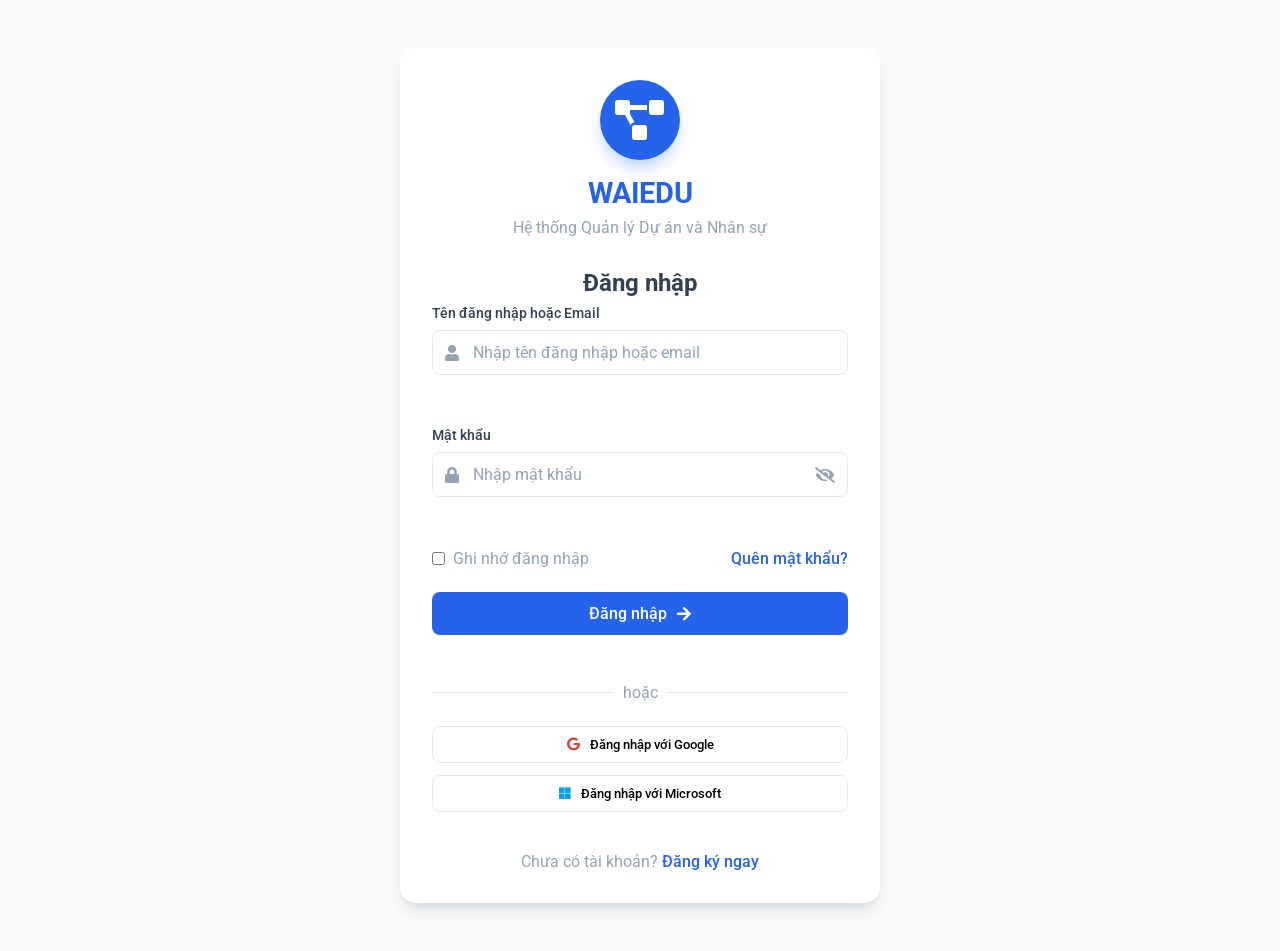
<file: index.html>
<!DOCTYPE html>
<html lang="vi">
<head>
    <meta charset="UTF-8">
    <meta name="viewport" content="width=device-width, initial-scale=1.0">
    <title>WAIEDU - Hệ thống Quản lý Dự án</title>
    <link rel="stylesheet" href="styles.css">
    <link rel="stylesheet" href="https://cdnjs.cloudflare.com/ajax/libs/font-awesome/5.15.4/css/all.min.css">
    <link href="https://fonts.googleapis.com/css2?family=Roboto:wght@300;400;500;700&display=swap" rel="stylesheet">
</head>
<body>
    <div class="login-container">
        <div class="login-left">
            <div class="login-header">
                <div class="logo">
                    <i class="fas fa-project-diagram"></i>
                </div>
                <h1>WAIEDU</h1>
                <p>Hệ thống Quản lý Dự án và Nhân sự</p>
            </div>
            <div class="login-content">
                <h2 style="text-align: center;">Đăng nhập</h2>
                <!-- <p>Chào mừng trở lại! Hãy đăng nhập để tiếp tục công việc của bạn.</p> -->
                <div class="login-form">
                    <div class="form-group">
                        <label for="username">Tên đăng nhập hoặc Email</label>
                        <div class="input-group">
                            <i class="fas fa-user"></i>
                            <input type="text" id="username" placeholder="Nhập tên đăng nhập hoặc email">
                        </div>
                        <div class="error-message" id="username-error"></div>
                    </div>
                    
                    <div class="form-group">
                        <label for="password">Mật khẩu</label>
                        <div class="input-group">
                            <i class="fas fa-lock"></i>
                            <input type="password" id="password" placeholder="Nhập mật khẩu">
                            <i class="fas fa-eye-slash toggle-password"></i>
                        </div>
                        <div class="error-message" id="password-error"></div>
                    </div>
                    
                    <div class="form-options">
                        <div class="remember-me">
                            <input type="checkbox" id="remember">
                            <label for="remember">Ghi nhớ đăng nhập</label>
                        </div>
                        <a href="forgot-password.html" class="forgot-password">Quên mật khẩu?</a>
                    </div>
                    
                    <button type="button" class="login-button" id="login-btn">
                        <span>Đăng nhập</span>
                        <i class="fas fa-arrow-right"></i>
                    </button>
                    
                    <div class="divider">
                        <span>hoặc</span>
                    </div>
                    
                    <div class="social-login">
                        <button class="google-btn">
                            <i class="fab fa-google"></i>
                            <span>Đăng nhập với Google</span>
                        </button>
                        <button class="microsoft-btn">
                            <i class="fab fa-microsoft"></i>
                            <span>Đăng nhập với Microsoft</span>
                        </button>
                    </div>
                    
                    <div class="register-link">
                        Chưa có tài khoản? <a href="register.html">Đăng ký ngay</a>
                    </div>
                </div>
            </div>
        </div>
    </div>

    <script src="scripts.js"></script>
</body>
</html>
</file>
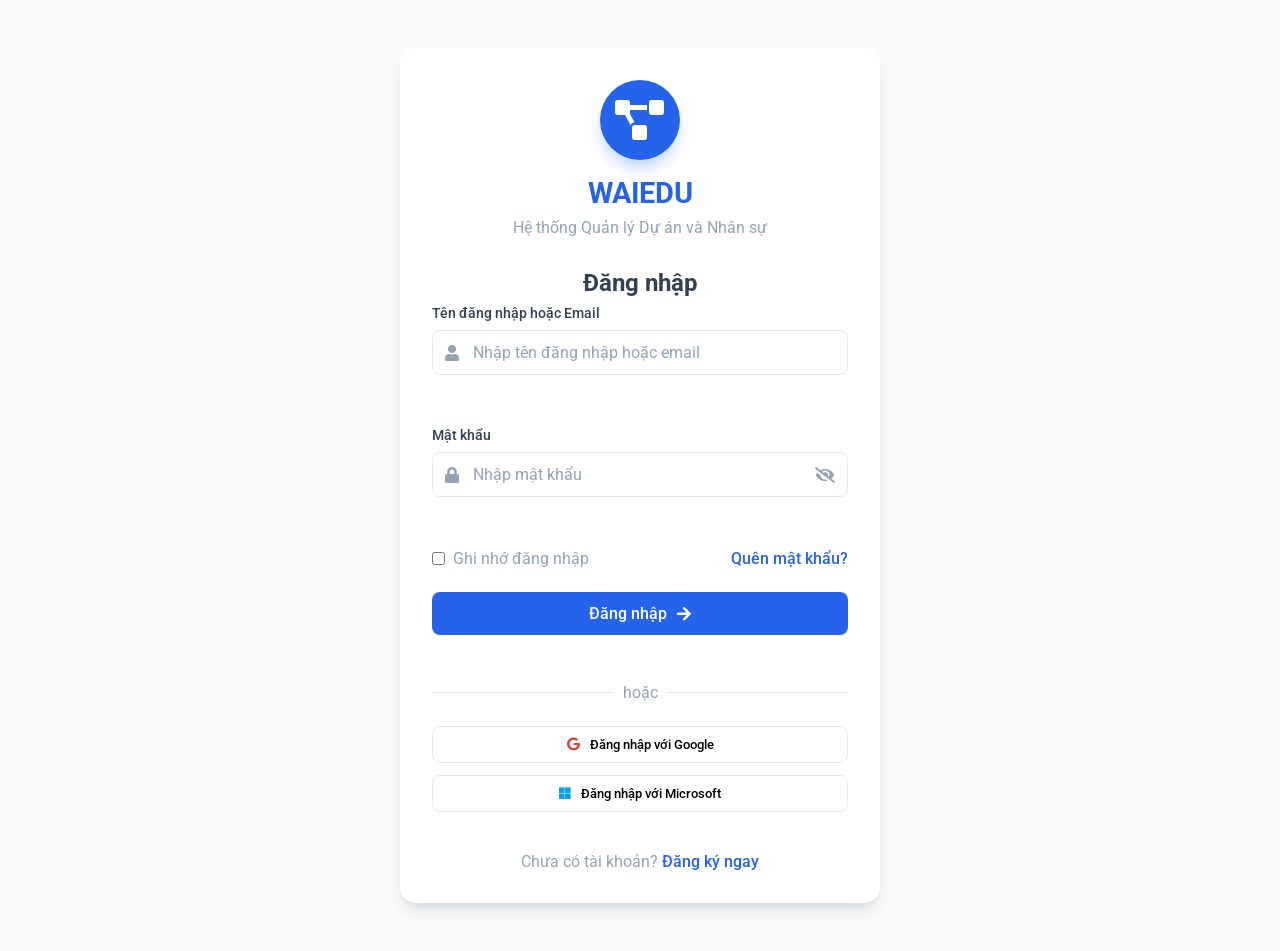
<file: admin/request/index.html>
<!DOCTYPE html>
<html lang="vi">
<head>
    <meta charset="UTF-8">
    <meta name="viewport" content="width=device-width, initial-scale=1.0">
    <title>WAIEDU Admin - Quản lý Yêu cầu</title>
    <link rel="stylesheet" href="../admin.css">
    <link rel="stylesheet" href="styles.css">
    <link rel="stylesheet" href="https://cdnjs.cloudflare.com/ajax/libs/font-awesome/5.15.4/css/all.min.css">
    <link href="https://fonts.googleapis.com/css2?family=Roboto:wght@300;400;500;700&display=swap" rel="stylesheet">
</head>
<body>
    <div class="admin-container">
        <!-- Sidebar -->
        <aside class="sidebar" id="sidebar">
            <div class="sidebar-header">
                <div class="logo">
                    <i class="fas fa-project-diagram"></i>
                    <span>WAIEDU</span>
                </div>
                <button class="sidebar-toggle" id="sidebar-toggle">
                    <i class="fas fa-bars"></i>
                </button>
            </div>
            
            <div class="sidebar-user">
                <div class="user-avatar">
                    <img src="https://manager.waiedu.site/assets/avt.png" alt="Admin Avatar" id="admin-avatar">
                </div>
                <div class="user-info">
                    <h4 id="admin-name">Admin</h4>
                    <p id="admin-role">Quản trị viên</p>
                </div>
            </div>
            
            <nav class="sidebar-nav">
                <ul>
                    <li>
                        <a href="../admin.html">
                            <i class="fas fa-tachometer-alt"></i>
                            <span>Tổng quan</span>
                        </a>
                    </li>
                    <li>
                        <a href="../user/index.html">
                            <i class="fas fa-users"></i>
                            <span>Người dùng</span>
                        </a>
                    </li>
                    <li>
                        <a href="../projects.html">
                            <i class="fas fa-project-diagram"></i>
                            <span>Dự án</span>
                        </a>
                    </li>
                    <li>
                        <a href="../roles.html">
                            <i class="fas fa-user-shield"></i>
                            <span>Phân quyền</span>
                        </a>
                    </li>
                    <li class="active">
                        <a href="../request/index.html">
                            <i class="fas fa-clipboard-list"></i>
                            <span>Yêu cầu</span>
                            <span class="badge" id="request-count">0</span>
                        </a>
                    </li>
                    <li>
                        <a href="../reports.html">
                            <i class="fas fa-chart-bar"></i>
                            <span>Báo cáo</span>
                        </a>
                    </li>
                    <li>
                        <a href="../settings.html">
                            <i class="fas fa-cog"></i>
                            <span>Cài đặt</span>
                        </a>
                    </li>
                    <li class="divider"></li>
                    <li>
                        <a href="#" id="logout-btn">
                            <i class="fas fa-sign-out-alt"></i>
                            <span>Đăng xuất</span>
                        </a>
                    </li>
                </ul>
            </nav>
        </aside>
        
        <!-- Main Content -->
        <main class="main-content">
            <header class="top-bar">
                <div class="toggle-sidebar">
                    <button id="toggle-sidebar-btn">
                        <i class="fas fa-bars"></i>
                    </button>
                </div>
                
                <div class="search-box">
                    <i class="fas fa-search"></i>
                    <input type="text" placeholder="Tìm kiếm yêu cầu..." id="search-input">
                </div>
                
                <div class="top-bar-right">
                    <div class="theme-toggle">
                        <button id="theme-toggle-btn">
                            <i class="fas fa-moon"></i>
                        </button>
                    </div>
                    <div class="notification-dropdown">
                        <button id="notification-btn">
                            <i class="fas fa-bell"></i>
                            <span class="badge" id="notification-count">0</span>
                        </button>
                        <div class="dropdown-content" id="notification-dropdown">
                            <div class="dropdown-header">
                                <h5>Thông báo</h5>
                                <a href="#" class="mark-all">Đánh dấu đã đọc</a>
                            </div>
                            <div class="dropdown-body">
                                <div class="notification-item unread">
                                    <div class="notification-icon"><i class="fas fa-user-plus"></i></div>
                                    <div class="notification-content">
                                        <p>Có yêu cầu đăng ký mới cần phê duyệt</p>
                                        <span class="time">5 phút trước</span>
                                    </div>
                                </div>
                                <div class="notification-item unread">
                                    <div class="notification-icon"><i class="fas fa-key"></i></div>
                                    <div class="notification-content">
                                        <p>Có yêu cầu đặt lại mật khẩu mới</p>
                                        <span class="time">30 phút trước</span>
                                    </div>
                                </div>
                                <div class="notification-item">
                                    <div class="notification-icon"><i class="fas fa-exclamation-triangle"></i></div>
                                    <div class="notification-content">
                                        <p>Cảnh báo bảo mật: 3 lần đăng nhập thất bại</p>
                                        <span class="time">2 giờ trước</span>
                                    </div>
                                </div>
                            </div>
                            <div class="dropdown-footer">
                                <a href="../notifications.html">Xem tất cả thông báo</a>
                            </div>
                        </div>
                    </div>
                    <div class="profile-dropdown">
                        <button id="profile-btn" class="profile-btn">
                            <img src="https://manager.waiedu.site/assets/avt.png" alt="Profile" id="header-avatar">
                        </button>
                        <div class="dropdown-content" id="profile-dropdown">
                            <a href="../profile.html"><i class="fas fa-user"></i> Hồ sơ của tôi</a>
                            <a href="../settings.html"><i class="fas fa-cog"></i> Cài đặt</a>
                            <div class="divider"></div>
                            <a href="#" id="header-logout-btn"><i class="fas fa-sign-out-alt"></i> Đăng xuất</a>
                        </div>
                    </div>
                </div>
            </header>
            
            <div class="content-container">
                <div class="content-header">
                    <h1>Quản lý Yêu cầu</h1>
                    <div class="breadcrumb">
                        <a href="../admin.html">Trang chủ</a> / <span>Quản lý Yêu cầu</span>
                    </div>
                </div>

                <!-- Filters and Actions -->
                <div class="requests-filters-container">
                    <div class="filters">
                        <div class="filter-group">
                            <label for="filter-type">Loại yêu cầu:</label>
                            <select id="filter-type" class="filter-select">
                                <option value="all">Tất cả</option>
                                <option value="register">Đăng ký</option>
                                <option value="password">Đổi mật khẩu</option>
                            </select>
                        </div>

                        <div class="filter-group">
                            <label for="filter-status">Trạng thái:</label>
                            <select id="filter-status" class="filter-select">
                                <option value="all">Tất cả</option>
                                <option value="pending">Chờ duyệt</option>
                                <option value="approved">Đã duyệt</option>
                                <option value="rejected">Từ chối</option>
                            </select>
                        </div>

                        <div class="filter-group">
                            <label for="filter-date">Thời gian:</label>
                            <select id="filter-date" class="filter-select">
                                <option value="all">Tất cả</option>
                                <option value="today">Hôm nay</option>
                                <option value="week">Tuần này</option>
                                <option value="month">Tháng này</option>
                            </select>
                        </div>
                    </div>

                    <div class="actions">
                        <button id="refresh-btn" class="refresh-button">
                            <i class="fas fa-sync-alt"></i> Làm mới
                        </button>
                        <div class="bulk-actions">
                            <select id="bulk-action" disabled>
                                <option value="">Hành động</option>
                                <option value="approve">Duyệt</option>
                                <option value="reject">Từ chối</option>
                            </select>
                            <button id="apply-bulk-action" class="apply-button" disabled>Áp dụng</button>
                        </div>
                    </div>
                </div>

                <!-- Requests Table -->
                <div class="requests-table-container">
                    <table class="requests-table admin-table">
                        <thead>
                            <tr>
                                <th class="checkbox-cell">
                                    <input type="checkbox" id="select-all">
                                </th>
                                <th>ID</th>
                                <th>Loại</th>
                                <th>Họ và tên</th>
                                <th>Email</th>
                                <th>Thời gian</th>
                                <th>Trạng thái</th>
                                <th>Hành động</th>
                            </tr>
                        </thead>
                        <tbody id="requests-list">
                            <!-- Content will be loaded by JS -->
                            <tr id="loading-requests">
                                <td colspan="8">
                                    <div class="loading-spinner">
                                        <i class="fas fa-circle-notch fa-spin"></i>
                                    </div>
                                </td>
                            </tr>
                        </tbody>
                    </table>

                    <!-- Empty state message -->
                    <div id="empty-requests" class="empty-state" style="display: none;">
                        <div class="empty-icon">
                            <i class="fas fa-clipboard-list"></i>
                        </div>
                        <h3>Không có yêu cầu nào</h3>
                        <p>Chưa có yêu cầu nào phù hợp với bộ lọc hiện tại</p>
                        <button id="reset-filters" class="secondary-button">
                            <i class="fas fa-filter"></i> Xóa bộ lọc
                        </button>
                    </div>
                </div>

                <!-- Pagination -->
                <div class="pagination-container">
                    <div class="pagination-info">Hiển thị <span id="showing-start">0</span> - <span id="showing-end">0</span> của <span id="total-items">0</span> yêu cầu</div>
                    <div class="pagination" id="pagination">
                        <!-- Pagination will be added by JS -->
                    </div>
                </div>
            </div>

            <!-- Modal for Request Details -->
            <div id="request-detail-modal" class="modal">
                <div class="modal-content">
                    <div class="modal-header">
                        <h3>Chi tiết yêu cầu</h3>
                        <span class="close-modal">&times;</span>
                    </div>
                    <div class="modal-body" id="request-detail-content">
                        <!-- Content will be loaded by JS -->
                    </div>
                    <div class="modal-footer" id="request-detail-actions">
                        <!-- Actions will be added by JS -->
                    </div>
                </div>
            </div>

            <!-- Modal for Reject Request -->
            <div id="reject-modal" class="modal">
                <div class="modal-content">
                    <div class="modal-header">
                        <h3>Từ chối yêu cầu</h3>
                        <span class="close-modal">&times;</span>
                    </div>
                    <div class="modal-body">
                        <p>Vui lòng nhập lý do từ chối yêu cầu này:</p>
                        <textarea id="reject-reason" rows="4" placeholder="Nhập lý do từ chối..."></textarea>
                        <div class="error-message" id="reject-reason-error"></div>
                    </div>
                    <div class="modal-footer">
                        <button class="secondary-button close-modal-btn">Hủy</button>
                        <button id="confirm-reject" class="danger-button">Xác nhận từ chối</button>
                    </div>
                </div>
            </div>

            <!-- Modal for Bulk Reject -->
            <div id="bulk-reject-modal" class="modal">
                <div class="modal-content">
                    <div class="modal-header">
                        <h3>Từ chối nhiều yêu cầu</h3>
                        <span class="close-modal">&times;</span>
                    </div>
                    <div class="modal-body">
                        <p>Bạn đang từ chối <span id="bulk-reject-count">0</span> yêu cầu.</p>
                        <p>Vui lòng nhập lý do từ chối các yêu cầu này:</p>
                        <textarea id="bulk-reject-reason" rows="4" placeholder="Nhập lý do từ chối..."></textarea>
                        <div class="error-message" id="bulk-reject-reason-error"></div>
                    </div>
                    <div class="modal-footer">
                        <button class="secondary-button close-modal-btn">Hủy</button>
                        <button id="confirm-bulk-reject" class="danger-button">Xác nhận từ chối</button>
                    </div>
                </div>
            </div>
        </main>
    </div>
    
    <script src="../admin.js"></script>
    <script src="scripts.js"></script>
</body>
</html>
</file>
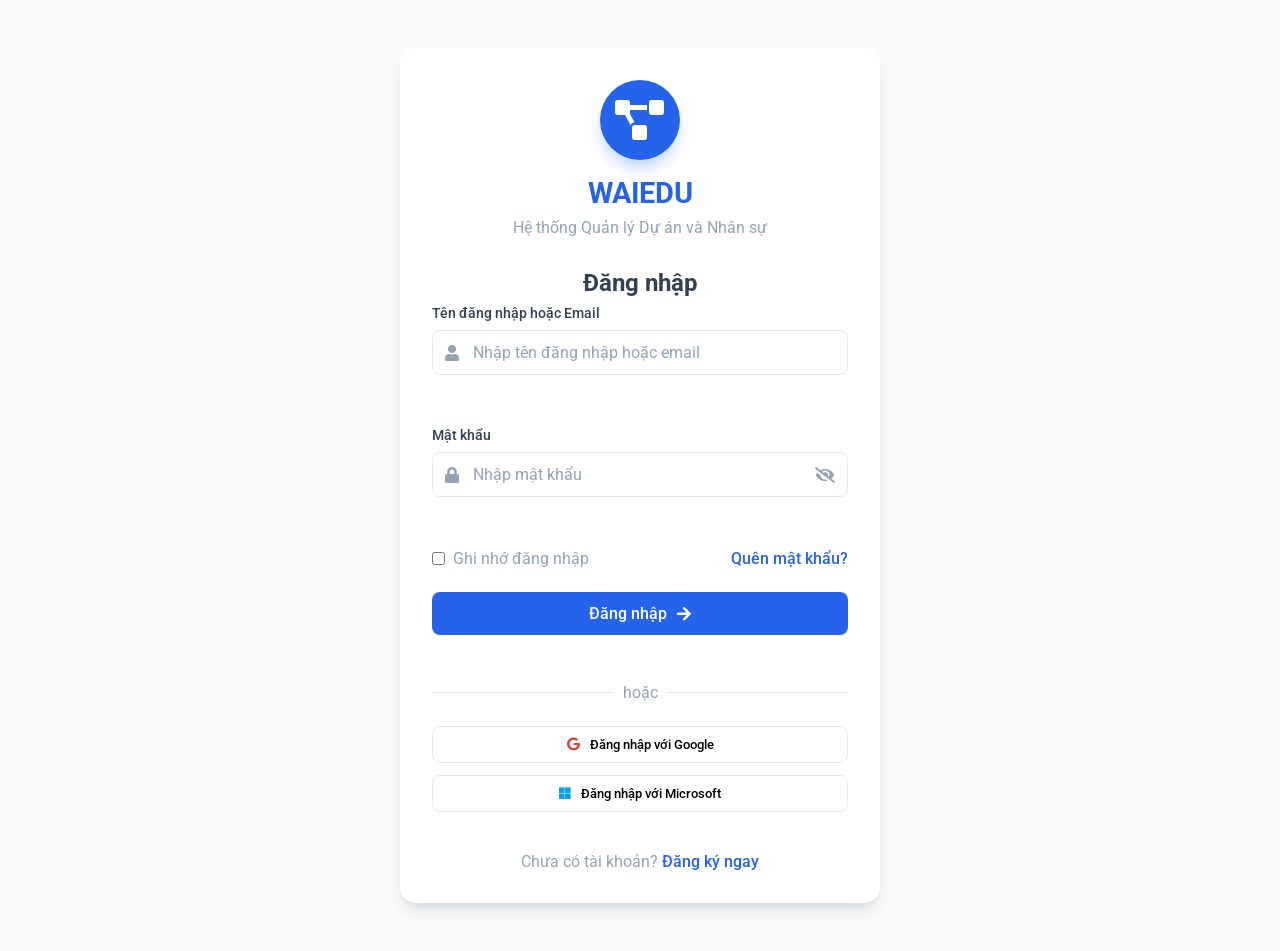
<file: admin/user/index.html>
<!DOCTYPE html>
<html lang="vi">
<head>
    <meta charset="UTF-8">
    <meta name="viewport" content="width=device-width, initial-scale=1.0">
    <title>WAIEDU Admin - Quản lý Người dùng</title>
    <link rel="stylesheet" href="../admin.css">
    <link rel="stylesheet" href="styles.css">
    <link rel="stylesheet" href="https://cdnjs.cloudflare.com/ajax/libs/font-awesome/5.15.4/css/all.min.css">
    <link href="https://fonts.googleapis.com/css2?family=Roboto:wght@300;400;500;700&display=swap" rel="stylesheet">
</head>
<body>
    <div class="admin-container">
        <!-- Sidebar -->
        <aside class="sidebar" id="sidebar">
            <div class="sidebar-header">
                <div class="logo">
                    <i class="fas fa-project-diagram"></i>
                    <span>WAIEDU</span>
                </div>
                <button class="sidebar-toggle" id="sidebar-toggle">
                    <i class="fas fa-bars"></i>
                </button>
            </div>
            
            <div class="sidebar-user">
                <div class="user-avatar">
                    <img src="https://manager.waiedu.site/assets/avt.png" alt="Admin Avatar" id="admin-avatar">
                </div>
                <div class="user-info">
                    <h4 id="admin-name">Admin</h4>
                    <p id="admin-role">Quản trị viên</p>
                </div>
            </div>
            
            <nav class="sidebar-nav">
                <ul>
                    <li>
                        <a href="../admin.html">
                            <i class="fas fa-tachometer-alt"></i>
                            <span>Tổng quan</span>
                        </a>
                    </li>
                    <li class="active">
                        <a href="index.html">
                            <i class="fas fa-users"></i>
                            <span>Người dùng</span>
                        </a>
                    </li>
                    <li>
                        <a href="../projects.html">
                            <i class="fas fa-project-diagram"></i>
                            <span>Dự án</span>
                        </a>
                    </li>
                    <li>
                        <a href="../roles.html">
                            <i class="fas fa-user-shield"></i>
                            <span>Phân quyền</span>
                        </a>
                    </li>
                    <li>
                        <a href="../request/index.html">
                            <i class="fas fa-clipboard-list"></i>
                            <span>Yêu cầu</span>
                            <span class="badge" id="request-count">0</span>
                        </a>
                    </li>
                    <li>
                        <a href="../reports.html">
                            <i class="fas fa-chart-bar"></i>
                            <span>Báo cáo</span>
                        </a>
                    </li>
                    <li>
                        <a href="../settings.html">
                            <i class="fas fa-cog"></i>
                            <span>Cài đặt</span>
                        </a>
                    </li>
                    <li class="divider"></li>
                    <li>
                        <a href="#" id="logout-btn">
                            <i class="fas fa-sign-out-alt"></i>
                            <span>Đăng xuất</span>
                        </a>
                    </li>
                </ul>
            </nav>
        </aside>
        
        <!-- Main Content -->
        <main class="main-content">
            <header class="top-bar">
                <div class="toggle-sidebar">
                    <button id="toggle-sidebar-btn">
                        <i class="fas fa-bars"></i>
                    </button>
                </div>
                
                <div class="search-box">
                    <i class="fas fa-search"></i>
                    <input type="text" placeholder="Tìm kiếm người dùng..." id="search-input">
                </div>
                
                <div class="top-bar-right">
                    <div class="theme-toggle">
                        <button id="theme-toggle-btn">
                            <i class="fas fa-moon"></i>
                        </button>
                    </div>
                    <div class="notification-dropdown">
                        <button id="notification-btn">
                            <i class="fas fa-bell"></i>
                            <span class="badge">3</span>
                        </button>
                        <div class="dropdown-content" id="notification-dropdown">
                            <div class="dropdown-header">
                                <h5>Thông báo</h5>
                                <a href="#" class="mark-all">Đánh dấu đã đọc</a>
                            </div>
                            <div class="dropdown-body">
                                <div class="notification-item unread">
                                    <div class="notification-icon"><i class="fas fa-user-plus"></i></div>
                                    <div class="notification-content">
                                        <p>Có yêu cầu đăng ký mới cần phê duyệt</p>
                                        <span class="time">5 phút trước</span>
                                    </div>
                                </div>
                                <div class="notification-item unread">
                                    <div class="notification-icon"><i class="fas fa-key"></i></div>
                                    <div class="notification-content">
                                        <p>Có yêu cầu đặt lại mật khẩu mới</p>
                                        <span class="time">30 phút trước</span>
                                    </div>
                                </div>
                                <div class="notification-item">
                                    <div class="notification-icon"><i class="fas fa-exclamation-triangle"></i></div>
                                    <div class="notification-content">
                                        <p>Cảnh báo bảo mật: 3 lần đăng nhập thất bại</p>
                                        <span class="time">2 giờ trước</span>
                                    </div>
                                </div>
                            </div>
                            <div class="dropdown-footer">
                                <a href="../notifications.html">Xem tất cả thông báo</a>
                            </div>
                        </div>
                    </div>
                    <div class="profile-dropdown">
                        <button id="profile-btn" class="profile-btn">
                            <img src="https://manager.waiedu.site/assets/avt.png" alt="Profile" id="header-avatar">
                        </button>
                        <div class="dropdown-content" id="profile-dropdown">
                            <a href="../profile.html"><i class="fas fa-user"></i> Hồ sơ của tôi</a>
                            <a href="../settings.html"><i class="fas fa-cog"></i> Cài đặt</a>
                            <div class="divider"></div>
                            <a href="#" id="header-logout-btn"><i class="fas fa-sign-out-alt"></i> Đăng xuất</a>
                        </div>
                    </div>
                </div>
            </header>
            
            <div class="content-container">
                <div class="content-header">
                    <h1>Quản lý người dùng</h1>
                    <div class="breadcrumb">
                        <a href="../admin.html">Trang chủ</a> / <span>Quản lý người dùng</span>
                    </div>
                </div>

                <!-- Users Management Content -->
                <div class="users-management">
                    <!-- Action Bar -->
                    <div class="action-bar">
                        <div class="filters">
                            <div class="filter-group">
                                <label for="filter-role">Vai trò:</label>
                                <select id="filter-role" class="filter-select">
                                    <option value="all">Tất cả</option>
                                    <option value="1">Quản trị viên</option>
                                    <option value="2">Quản lý</option>
                                    <option value="3">Nhân viên</option>
                                </select>
                            </div>

                            <div class="filter-group">
                                <label for="filter-status">Trạng thái:</label>
                                <select id="filter-status" class="filter-select">
                                    <option value="all">Tất cả</option>
                                    <option value="1">Hoạt động</option>
                                    <option value="0">Bị khóa</option>
                                </select>
                            </div>
                        </div>

                        <div class="actions">
                            <button id="refresh-btn" class="refresh-button">
                                <i class="fas fa-sync-alt"></i> Làm mới
                            </button>
                            <button id="add-user-btn" class="add-button">
                                <i class="fas fa-user-plus"></i> Thêm người dùng
                            </button>
                        </div>
                    </div>

                    <!-- Users Table -->
                    <div class="users-table-container">
                        <table class="users-table admin-table">
                            <thead>
                                <tr>
                                    <th class="checkbox-cell">
                                        <input type="checkbox" id="select-all">
                                    </th>
                                    <th>ID</th>
                                    <th>Người dùng</th>
                                    <th>Tên đăng nhập</th>
                                    <th>Email</th>
                                    <th>Vai trò</th>
                                    <th>Đăng nhập gần đây</th>
                                    <th>Trạng thái</th>
                                    <th>Hành động</th>
                                </tr>
                            </thead>
                            <tbody id="users-list">
                                <!-- Loading indicator -->
                                <tr id="loading-users">
                                    <td colspan="9">
                                        <div class="loading-spinner">
                                            <i class="fas fa-circle-notch fa-spin"></i>
                                        </div>
                                    </td>
                                </tr>
                            </tbody>
                        </table>

                        <!-- Empty state message -->
                        <div id="empty-users" class="empty-state" style="display: none;">
                            <div class="empty-icon">
                                <i class="fas fa-users"></i>
                            </div>
                            <h3>Không tìm thấy người dùng</h3>
                            <p>Không có người dùng nào phù hợp với bộ lọc hiện tại</p>
                            <button id="reset-filters" class="secondary-button">
                                <i class="fas fa-filter"></i> Xóa bộ lọc
                            </button>
                        </div>
                    </div>

                    <!-- Bulk Actions Bar -->
                    <div class="bulk-actions-bar">
                        <div class="bulk-action-info">
                            <span id="selected-count">0</span> người dùng được chọn
                        </div>
                        <div class="bulk-action-buttons">
                            <button id="bulk-activate" class="secondary-button" disabled>
                                <i class="fas fa-check-circle"></i> Kích hoạt
                            </button>
                            <button id="bulk-deactivate" class="secondary-button" disabled>
                                <i class="fas fa-ban"></i> Khóa tài khoản
                            </button>
                            <button id="bulk-delete" class="danger-button" disabled>
                                <i class="fas fa-trash-alt"></i> Xóa
                            </button>
                        </div>
                    </div>

                    <!-- Pagination -->
                    <div class="pagination-container">
                        <div class="pagination-info">Hiển thị <span id="showing-start">0</span> - <span id="showing-end">0</span> của <span id="total-items">0</span> người dùng</div>
                        <div class="pagination" id="pagination">
                            <!-- Pagination will be added by JS -->
                        </div>
                    </div>
                </div>
            </div>

            <!-- Add User Modal -->
            <div id="add-user-modal" class="modal">
                <div class="modal-content">
                    <div class="modal-header">
                        <h3>Thêm người dùng mới</h3>
                        <span class="close-modal">&times;</span>
                    </div>
                    <div class="modal-body">
                        <form id="add-user-form">
                            <div class="form-row">
                                <div class="form-group">
                                    <label for="add-username">Tên đăng nhập <span class="required">*</span></label>
                                    <input type="text" id="add-username" required>
                                    <div class="error-message" id="add-username-error"></div>
                                </div>
                                <div class="form-group">
                                    <label for="add-email">Email <span class="required">*</span></label>
                                    <input type="email" id="add-email" required>
                                    <div class="error-message" id="add-email-error"></div>
                                </div>
                            </div>

                            <div class="form-row">
                                <div class="form-group">
                                    <label for="add-fullname">Họ và tên <span class="required">*</span></label>
                                    <input type="text" id="add-fullname" required>
                                    <div class="error-message" id="add-fullname-error"></div>
                                </div>
                                <div class="form-group">
                                    <label for="add-role">Vai trò <span class="required">*</span></label>
                                    <select id="add-role" required>
                                        <option value="">Chọn vai trò</option>
                                        <option value="1">Quản trị viên</option>
                                        <option value="2">Quản lý</option>
                                        <option value="3">Nhân viên</option>
                                    </select>
                                    <div class="error-message" id="add-role-error"></div>
                                </div>
                            </div>

                            <div class="form-row">
                                <div class="form-group">
                                    <label for="add-password">Mật khẩu <span class="required">*</span></label>
                                    <div class="password-input-wrapper">
                                        <input type="password" id="add-password" required>
                                        <i class="fas fa-eye-slash toggle-password" data-target="add-password"></i>
                                    </div>
                                    <div class="error-message" id="add-password-error"></div>
                                </div>
                                <div class="form-group">
                                    <label for="add-confirm-password">Xác nhận mật khẩu <span class="required">*</span></label>
                                    <div class="password-input-wrapper">
                                        <input type="password" id="add-confirm-password" required>
                                        <i class="fas fa-eye-slash toggle-password" data-target="add-confirm-password"></i>
                                    </div>
                                    <div class="error-message" id="add-confirm-password-error"></div>
                                </div>
                            </div>

                            <div class="form-group">
                                <div class="checkbox-group">
                                    <input type="checkbox" id="add-status" checked>
                                    <label for="add-status">Tài khoản hoạt động</label>
                                </div>
                            </div>
                        </form>
                    </div>
                    <div class="modal-footer">
                        <button class="secondary-button close-modal-btn">Hủy</button>
                        <button type="button" id="add-user-submit" class="primary-button">Thêm người dùng</button>
                    </div>
                </div>
            </div>

            <!-- Edit User Modal -->
            <div id="edit-user-modal" class="modal">
                <div class="modal-content">
                    <div class="modal-header">
                        <h3>Chỉnh sửa thông tin người dùng</h3>
                        <span class="close-modal">&times;</span>
                    </div>
                    <div class="modal-body">
                        <form id="edit-user-form">
                            <input type="hidden" id="edit-user-id">

                            <div class="form-row">
                                <div class="form-group">
                                    <label for="edit-username">Tên đăng nhập <span class="required">*</span></label>
                                    <input type="text" id="edit-username" required>
                                    <div class="error-message" id="edit-username-error"></div>
                                </div>
                                <div class="form-group">
                                    <label for="edit-email">Email <span class="required">*</span></label>
                                    <input type="email" id="edit-email" required>
                                    <div class="error-message" id="edit-email-error"></div>
                                </div>
                            </div>

                            <div class="form-row">
                                <div class="form-group">
                                    <label for="edit-fullname">Họ và tên <span class="required">*</span></label>
                                    <input type="text" id="edit-fullname" required>
                                    <div class="error-message" id="edit-fullname-error"></div>
                                </div>
                                <div class="form-group">
                                    <label for="edit-role">Vai trò <span class="required">*</span></label>
                                    <select id="edit-role" required>
                                        <option value="">Chọn vai trò</option>
                                        <option value="1">Quản trị viên</option>
                                        <option value="2">Quản lý</option>
                                        <option value="3">Nhân viên</option>
                                    </select>
                                    <div class="error-message" id="edit-role-error"></div>
                                </div>
                            </div>

                            <div class="form-row">
                                <div class="form-group">
                                    <label for="edit-password">Mật khẩu mới (để trống nếu không đổi)</label>
                                    <div class="password-input-wrapper">
                                        <input type="password" id="edit-password">
                                        <i class="fas fa-eye-slash toggle-password" data-target="edit-password"></i>
                                    </div>
                                    <div class="error-message" id="edit-password-error"></div>
                                </div>
                                <div class="form-group">
                                    <label for="edit-confirm-password">Xác nhận mật khẩu mới</label>
                                    <div class="password-input-wrapper">
                                        <input type="password" id="edit-confirm-password">
                                        <i class="fas fa-eye-slash toggle-password" data-target="edit-confirm-password"></i>
                                    </div>
                                    <div class="error-message" id="edit-confirm-password-error"></div>
                                </div>
                            </div>

                            <div class="form-group">
                                <div class="checkbox-group">
                                    <input type="checkbox" id="edit-status">
                                    <label for="edit-status">Tài khoản hoạt động</label>
                                </div>
                            </div>
                        </form>
                    </div>
                    <div class="modal-footer">
                        <button class="secondary-button close-modal-btn">Hủy</button>
                        <button type="button" id="edit-user-submit" class="primary-button">Lưu thay đổi</button>
                    </div>
                </div>
            </div>

            <!-- Delete User Modal -->
            <div id="delete-user-modal" class="modal">
                <div class="modal-content">
                    <div class="modal-header">
                        <h3>Xác nhận xóa người dùng</h3>
                        <span class="close-modal">&times;</span>
                    </div>
                    <div class="modal-body">
                        <div class="warning-message">
                            <i class="fas fa-exclamation-triangle"></i>
                            <p>Bạn có chắc chắn muốn xóa người dùng <strong id="delete-user-name"></strong>?</p>
                            <p>Hành động này không thể hoàn tác. Tất cả dữ liệu liên quan đến người dùng này sẽ bị xóa vĩnh viễn.</p>
                        </div>
                    </div>
                    <div class="modal-footer">
                        <button class="secondary-button close-modal-btn">Hủy</button>
                        <button type="button" id="confirm-delete" class="danger-button">Xóa người dùng</button>
                    </div>
                </div>
            </div>

            <!-- Bulk Delete Modal -->
            <div id="bulk-delete-modal" class="modal">
                <div class="modal-content">
                    <div class="modal-header">
                        <h3>Xác nhận xóa nhiều người dùng</h3>
                        <span class="close-modal">&times;</span>
                    </div>
                    <div class="modal-body">
                        <div class="warning-message">
                            <i class="fas fa-exclamation-triangle"></i>
                            <p>Bạn có chắc chắn muốn xóa <strong id="bulk-delete-count"></strong> người dùng đã chọn?</p>
                            <p>Hành động này không thể hoàn tác. Tất cả dữ liệu liên quan đến những người dùng này sẽ bị xóa vĩnh viễn.</p>
                        </div>
                    </div>
                    <div class="modal-footer">
                        <button class="secondary-button close-modal-btn">Hủy</button>
                        <button type="button" id="confirm-bulk-delete" class="danger-button">Xóa người dùng</button>
                    </div>
                </div>
            </div>
        </main>
    </div>
    
    <script src="../admin.js"></script>
    <script src="scripts.js"></script>
</body>
</html>
</file>
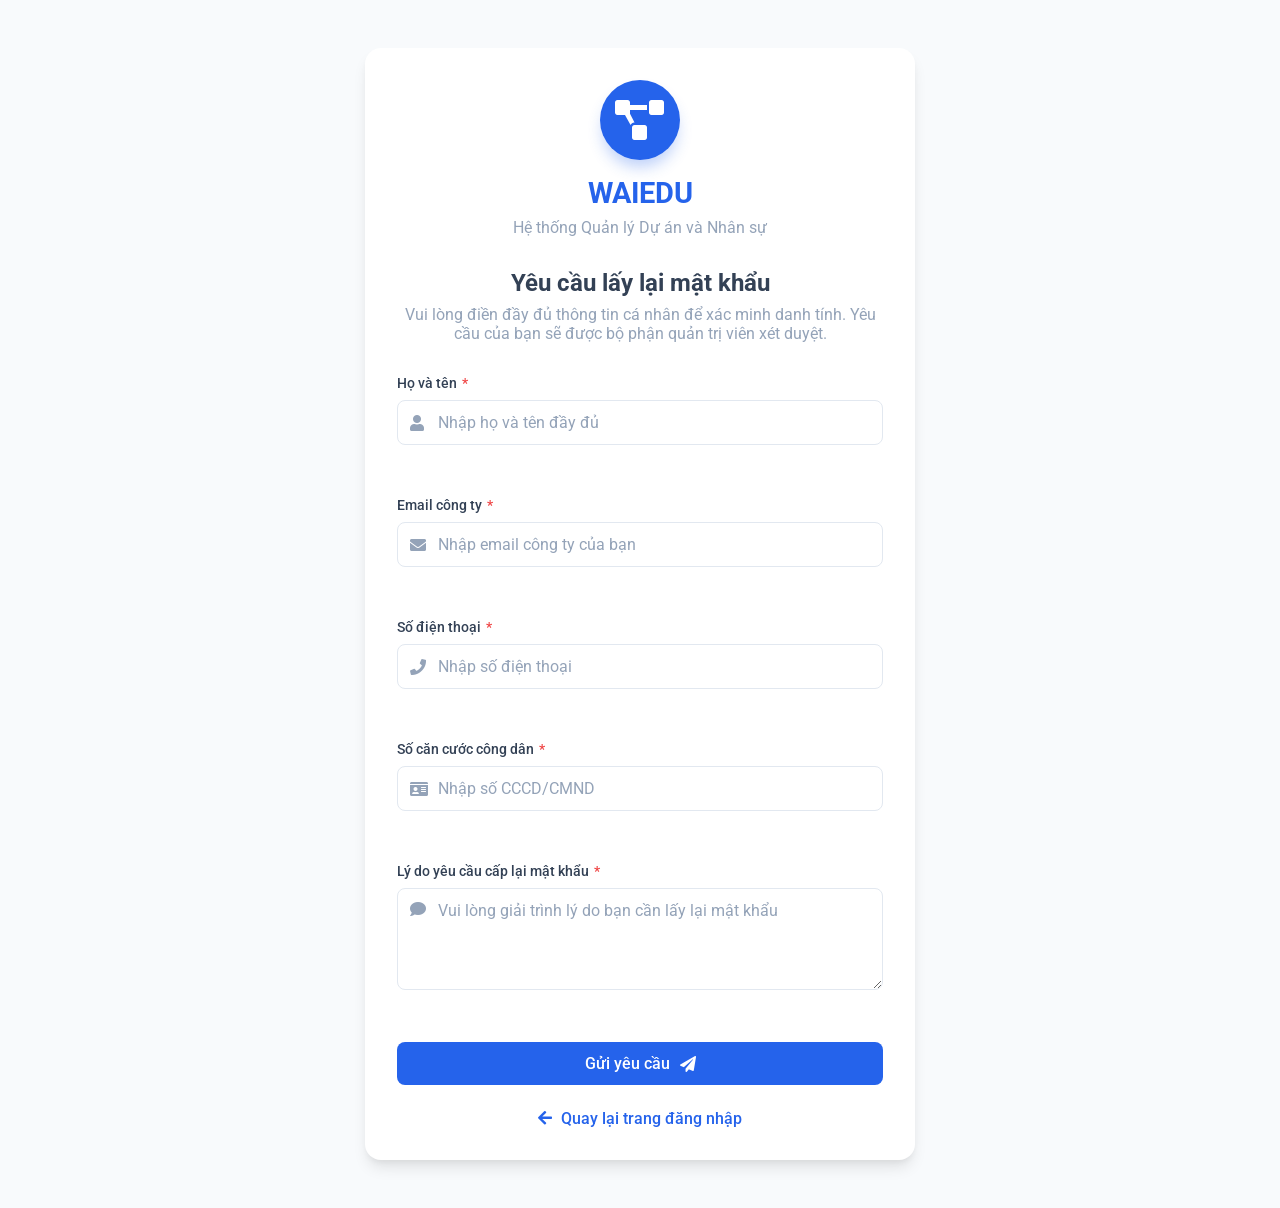
<file: forgot-password.html>
<!DOCTYPE html>
<html lang="vi">
<head>
    <meta charset="UTF-8">
    <meta name="viewport" content="width=device-width, initial-scale=1.0">
    <title>WAIEDU - Quên mật khẩu</title>
    <link rel="stylesheet" href="styles.css">
    <link rel="stylesheet" href="https://cdnjs.cloudflare.com/ajax/libs/font-awesome/5.15.4/css/all.min.css">
    <link href="https://fonts.googleapis.com/css2?family=Roboto:wght@300;400;500;700&display=swap" rel="stylesheet">
</head>
<body>
    <div class="login-container forgot-password-container">
        <div class="login-left">
            <div class="login-header">
                <div class="logo">
                    <i class="fas fa-project-diagram"></i>
                </div>
                <h1>WAIEDU</h1>
                <p>Hệ thống Quản lý Dự án và Nhân sự</p>
            </div>
            <div class="login-content">
                <h2 style="text-align: center;">Yêu cầu lấy lại mật khẩu</h2>
                <p class="form-description">Vui lòng điền đầy đủ thông tin cá nhân để xác minh danh tính. Yêu cầu của bạn sẽ được bộ phận quản trị viên xét duyệt.</p>
                
                <div id="request-form">
                    <div class="form-group">
                        <label for="fullname">Họ và tên <span class="required">*</span></label>
                        <div class="input-group">
                            <i class="fas fa-user"></i>
                            <input type="text" id="fullname" placeholder="Nhập họ và tên đầy đủ" required>
                        </div>
                        <div class="error-message" id="fullname-error"></div>
                    </div>
                    
                    <div class="form-group">
                        <label for="email">Email công ty <span class="required">*</span></label>
                        <div class="input-group">
                            <i class="fas fa-envelope"></i>
                            <input type="email" id="email" placeholder="Nhập email công ty của bạn" required>
                        </div>
                        <div class="error-message" id="email-error"></div>
                    </div>
                    
                    <div class="form-group">
                        <label for="phone">Số điện thoại <span class="required">*</span></label>
                        <div class="input-group">
                            <i class="fas fa-phone"></i>
                            <input type="tel" id="phone" placeholder="Nhập số điện thoại" required>
                        </div>
                        <div class="error-message" id="phone-error"></div>
                    </div>
                    
                    <div class="form-group">
                        <label for="cccd">Số căn cước công dân <span class="required">*</span></label>
                        <div class="input-group">
                            <i class="fas fa-id-card"></i>
                            <input type="text" id="cccd" placeholder="Nhập số CCCD/CMND" required>
                        </div>
                        <div class="error-message" id="cccd-error"></div>
                    </div>
                    
                    <div class="form-group">
                        <label for="reason">Lý do yêu cầu cấp lại mật khẩu <span class="required">*</span></label>
                        <div class="input-group textarea-group">
                            <i class="fas fa-comment"></i>
                            <textarea id="reason" placeholder="Vui lòng giải trình lý do bạn cần lấy lại mật khẩu" required></textarea>
                        </div>
                        <div class="error-message" id="reason-error"></div>
                    </div>
                    
                    <button type="button" class="login-button" id="submit-btn">
                        <span>Gửi yêu cầu</span>
                        <i class="fas fa-paper-plane"></i>
                    </button>
                    
                    <div class="back-link">
                        <a href="index.html"><i class="fas fa-arrow-left"></i> Quay lại trang đăng nhập</a>
                    </div>
                </div>
                
                <div id="success-message" style="display: none;">
                    <div class="success-icon">
                        <i class="fas fa-check-circle"></i>
                    </div>
                    <h3>Yêu cầu đã được gửi thành công!</h3>
                    <p>Yêu cầu của bạn đang được xử lý. Quản trị viên sẽ xem xét và phản hồi qua email trong thời gian sớm nhất.</p>
                    <div class="status-info">
                        <p><strong>Trạng thái:</strong> <span class="status pending">Đang chờ xét duyệt</span></p>
                    </div>
                    <button type="button" class="login-button back-btn" onclick="window.location.href='index.html'">
                        <span>Về trang đăng nhập</span>
                        <i class="fas fa-home"></i>
                    </button>
                </div>
            </div>
        </div>
    </div>

    <script>
        document.addEventListener('DOMContentLoaded', function() {
            const submitBtn = document.getElementById('submit-btn');
            const requestForm = document.getElementById('request-form');
            const successMessage = document.getElementById('success-message');
            
            const fullnameInput = document.getElementById('fullname');
            const emailInput = document.getElementById('email');
            const phoneInput = document.getElementById('phone');
            const cccdInput = document.getElementById('cccd');
            const reasonInput = document.getElementById('reason');
            
            const fullnameError = document.getElementById('fullname-error');
            const emailError = document.getElementById('email-error');
            const phoneError = document.getElementById('phone-error');
            const cccdError = document.getElementById('cccd-error');
            const reasonError = document.getElementById('reason-error');
            
            // Validation functions
            function validateFullname() {
                if (!fullnameInput.value.trim()) {
                    fullnameError.textContent = 'Vui lòng nhập họ và tên';
                    return false;
                }
                fullnameError.textContent = '';
                return true;
            }
            
            function validateEmail() {
                const emailRegex = /^[^\s@]+@[^\s@]+\.[^\s@]+$/;
                if (!emailInput.value.trim()) {
                    emailError.textContent = 'Vui lòng nhập địa chỉ email';
                    return false;
                } else if (!emailRegex.test(emailInput.value.trim())) {
                    emailError.textContent = 'Địa chỉ email không hợp lệ';
                    return false;
                }
                emailError.textContent = '';
                return true;
            }
            
            function validatePhone() {
                const phoneRegex = /^[0-9]{10,11}$/;
                if (!phoneInput.value.trim()) {
                    phoneError.textContent = 'Vui lòng nhập số điện thoại';
                    return false;
                } else if (!phoneRegex.test(phoneInput.value.trim())) {
                    phoneError.textContent = 'Số điện thoại không hợp lệ (10-11 số)';
                    return false;
                }
                phoneError.textContent = '';
                return true;
            }
            
            function validateCccd() {
                const cccdRegex = /^[0-9]{9,12}$/;
                if (!cccdInput.value.trim()) {
                    cccdError.textContent = 'Vui lòng nhập số CCCD/CMND';
                    return false;
                } else if (!cccdRegex.test(cccdInput.value.trim())) {
                    cccdError.textContent = 'Số CCCD/CMND không hợp lệ (9-12 số)';
                    return false;
                }
                cccdError.textContent = '';
                return true;
            }
            
            function validateReason() {
                if (!reasonInput.value.trim()) {
                    reasonError.textContent = 'Vui lòng nhập lý do yêu cầu lấy lại mật khẩu';
                    return false;
                } else if (reasonInput.value.trim().length < 20) {
                    reasonError.textContent = 'Vui lòng cung cấp lý do chi tiết hơn (ít nhất 20 ký tự)';
                    return false;
                }
                reasonError.textContent = '';
                return true;
            }
            
            // Add validation on input events
            fullnameInput.addEventListener('input', validateFullname);
            emailInput.addEventListener('input', validateEmail);
            phoneInput.addEventListener('input', validatePhone);
            cccdInput.addEventListener('input', validateCccd);
            reasonInput.addEventListener('input', validateReason);
            
            // Handle submit button click
            submitBtn.addEventListener('click', function(e) {
                e.preventDefault();
                
                const isFullnameValid = validateFullname();
                const isEmailValid = validateEmail();
                const isPhoneValid = validatePhone();
                const isCccdValid = validateCccd();
                const isReasonValid = validateReason();
                
                if (isFullnameValid && isEmailValid && isPhoneValid && isCccdValid && isReasonValid) {
                    // Show loading state
                    submitBtn.innerHTML = '<i class="fas fa-spinner fa-spin"></i> Đang xử lý...';
                    submitBtn.disabled = true;
                    
                    // Updated API endpoint
                    const apiBaseUrl = 'https://manager.waiedu.site/api';
                    
                    fetch(`${apiBaseUrl}/forgot_password.php`, {
                        method: 'POST',
                        headers: {
                            'Content-Type': 'application/json',
                        },
                        body: JSON.stringify({
                            fullname: fullnameInput.value.trim(),
                            email: emailInput.value.trim(),
                            phone: phoneInput.value.trim(),
                            cccd: cccdInput.value.trim(),
                            reason: reasonInput.value.trim()
                        }),
                    })
                    .then(response => response.json())
                    .then(data => {
                        if (data.success) {
                            // Show success message
                            requestForm.style.display = 'none';
                            successMessage.style.display = 'block';
                        } else {
                            // Show error message
                            submitBtn.innerHTML = '<span>Gửi yêu cầu</span><i class="fas fa-paper-plane"></i>';
                            submitBtn.disabled = false;
                            alert(data.message || 'Có lỗi xảy ra. Vui lòng thử lại sau.');
                        }
                    })
                    .catch(error => {
                        console.error('Error:', error);
                        submitBtn.innerHTML = '<span>Gửi yêu cầu</span><i class="fas fa-paper-plane"></i>';
                        submitBtn.disabled = false;
                        alert('Có lỗi xảy ra khi kết nối đến máy chủ. Vui lòng thử lại sau.');
                    });
                }
            });
        });
    </script>
</body>
</html>
</file>
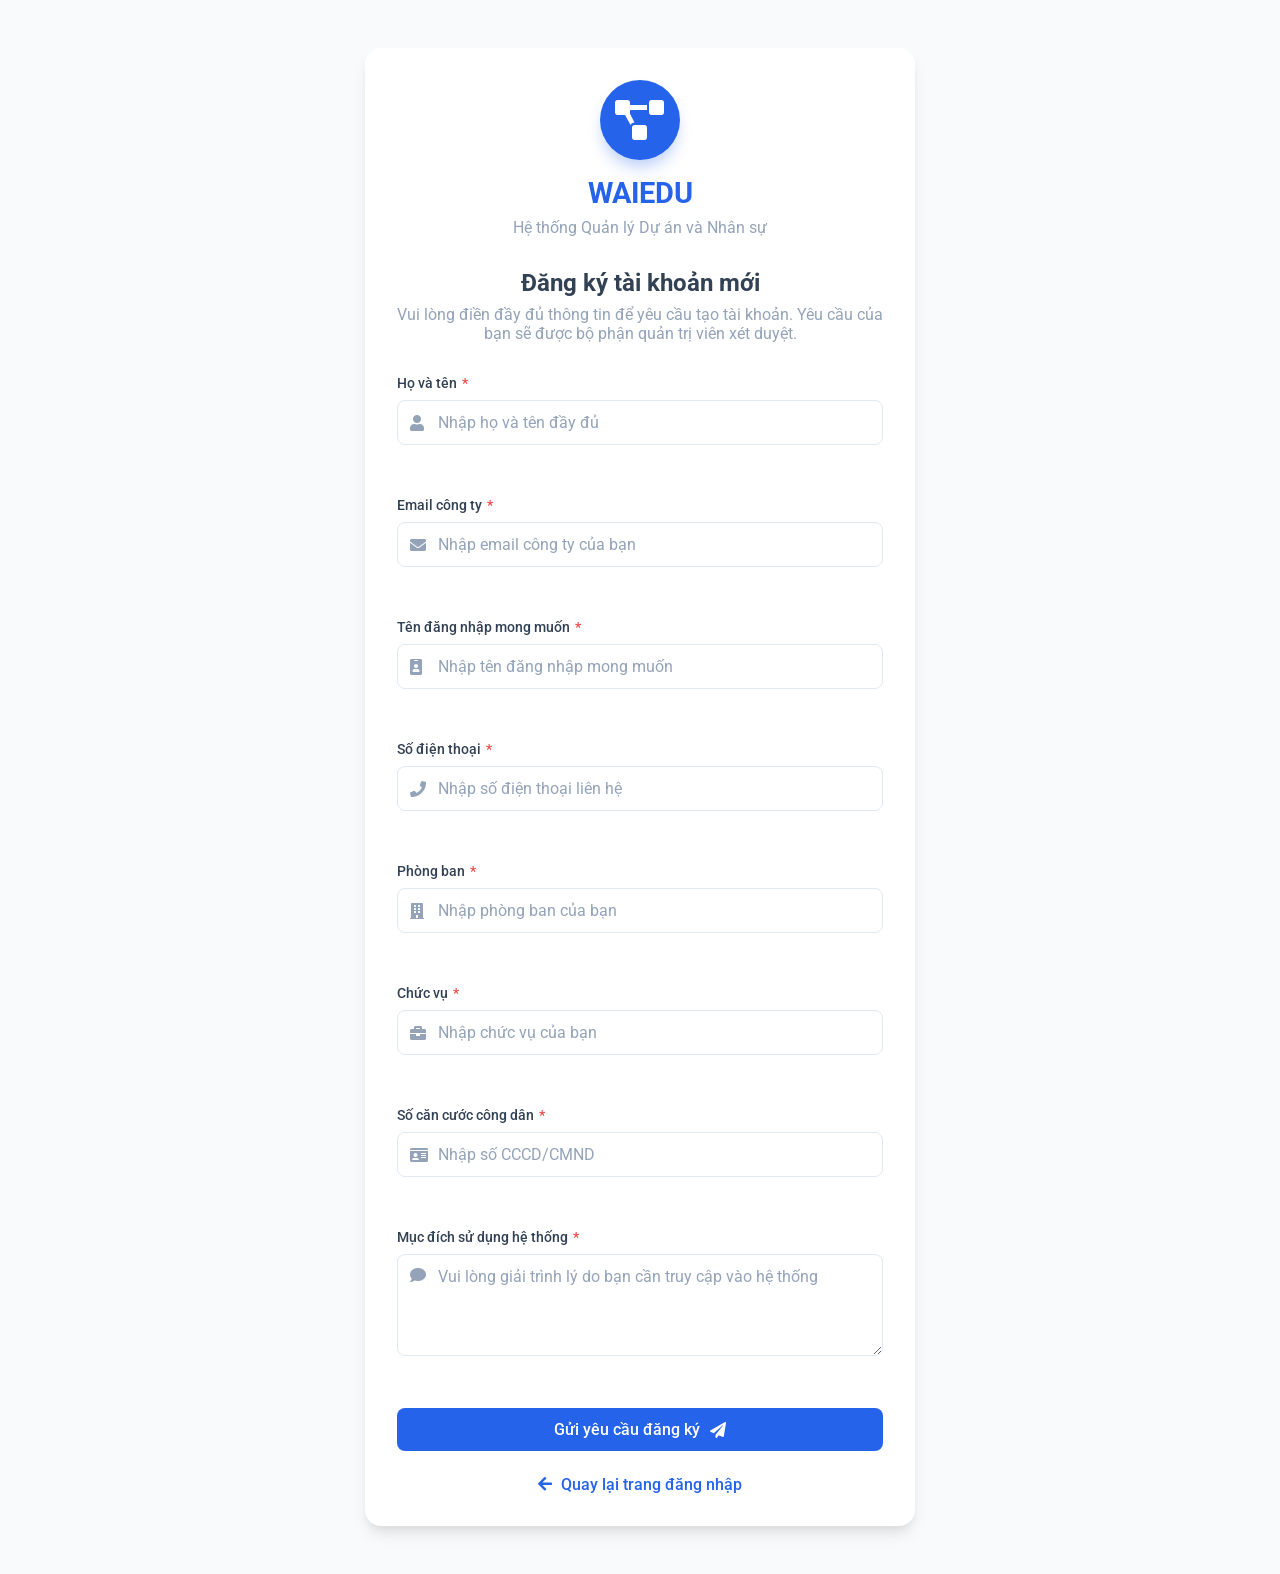
<file: register.html>
<!DOCTYPE html>
<html lang="vi">
<head>
    <meta charset="UTF-8">
    <meta name="viewport" content="width=device-width, initial-scale=1.0">
    <title>WAIEDU - Đăng ký tài khoản</title>
    <link rel="stylesheet" href="styles.css">
    <link rel="stylesheet" href="https://cdnjs.cloudflare.com/ajax/libs/font-awesome/5.15.4/css/all.min.css">
    <link href="https://fonts.googleapis.com/css2?family=Roboto:wght@300;400;500;700&display=swap" rel="stylesheet">
</head>
<body>
    <div class="login-container forgot-password-container">
        <div class="login-left">
            <div class="login-header">
                <div class="logo">
                    <i class="fas fa-project-diagram"></i>
                </div>
                <h1>WAIEDU</h1>
                <p>Hệ thống Quản lý Dự án và Nhân sự</p>
            </div>
            <div class="login-content">
                <h2 style="text-align: center;">Đăng ký tài khoản mới</h2>
                <p class="form-description">Vui lòng điền đầy đủ thông tin để yêu cầu tạo tài khoản. Yêu cầu của bạn sẽ được bộ phận quản trị viên xét duyệt.</p>
                
                <div id="request-form">
                    <div class="form-group">
                        <label for="fullname">Họ và tên <span class="required">*</span></label>
                        <div class="input-group">
                            <i class="fas fa-user"></i>
                            <input type="text" id="fullname" placeholder="Nhập họ và tên đầy đủ" required>
                        </div>
                        <div class="error-message" id="fullname-error"></div>
                    </div>
                    
                    <div class="form-group">
                        <label for="email">Email công ty <span class="required">*</span></label>
                        <div class="input-group">
                            <i class="fas fa-envelope"></i>
                            <input type="email" id="email" placeholder="Nhập email công ty của bạn" required>
                        </div>
                        <div class="error-message" id="email-error"></div>
                    </div>
                    
                    <div class="form-group">
                        <label for="desired_username">Tên đăng nhập mong muốn <span class="required">*</span></label>
                        <div class="input-group">
                            <i class="fas fa-id-badge"></i>
                            <input type="text" id="desired_username" placeholder="Nhập tên đăng nhập mong muốn" required>
                        </div>
                        <div class="error-message" id="username-error"></div>
                    </div>
                    
                    <div class="form-group">
                        <label for="phone">Số điện thoại <span class="required">*</span></label>
                        <div class="input-group">
                            <i class="fas fa-phone"></i>
                            <input type="tel" id="phone" placeholder="Nhập số điện thoại liên hệ" required>
                        </div>
                        <div class="error-message" id="phone-error"></div>
                    </div>
                    
                    <div class="form-group">
                        <label for="department">Phòng ban <span class="required">*</span></label>
                        <div class="input-group">
                            <i class="fas fa-building"></i>
                            <input type="text" id="department" placeholder="Nhập phòng ban của bạn" required>
                        </div>
                        <div class="error-message" id="department-error"></div>
                    </div>
                    
                    <div class="form-group">
                        <label for="position">Chức vụ <span class="required">*</span></label>
                        <div class="input-group">
                            <i class="fas fa-briefcase"></i>
                            <input type="text" id="position" placeholder="Nhập chức vụ của bạn" required>
                        </div>
                        <div class="error-message" id="position-error"></div>
                    </div>
                    
                    <div class="form-group">
                        <label for="cccd">Số căn cước công dân <span class="required">*</span></label>
                        <div class="input-group">
                            <i class="fas fa-id-card"></i>
                            <input type="text" id="cccd" placeholder="Nhập số CCCD/CMND" required>
                        </div>
                        <div class="error-message" id="cccd-error"></div>
                    </div>
                    
                    <div class="form-group">
                        <label for="reason">Mục đích sử dụng hệ thống <span class="required">*</span></label>
                        <div class="input-group textarea-group">
                            <i class="fas fa-comment"></i>
                            <textarea id="reason" placeholder="Vui lòng giải trình lý do bạn cần truy cập vào hệ thống" required></textarea>
                        </div>
                        <div class="error-message" id="reason-error"></div>
                    </div>
                    
                    <button type="button" class="login-button" id="submit-btn">
                        <span>Gửi yêu cầu đăng ký</span>
                        <i class="fas fa-paper-plane"></i>
                    </button>
                    
                    <div class="back-link">
                        <a href="index.html"><i class="fas fa-arrow-left"></i> Quay lại trang đăng nhập</a>
                    </div>
                </div>
                
                <div id="success-message" style="display: none;">
                    <div class="success-icon">
                        <i class="fas fa-check-circle"></i>
                    </div>
                    <h3>Yêu cầu đăng ký đã được gửi thành công!</h3>
                    <p>Yêu cầu của bạn đang được xử lý. Quản trị viên sẽ xem xét và phản hồi qua email trong thời gian sớm nhất.</p>
                    <div class="status-info">
                        <p><strong>Trạng thái:</strong> <span class="status pending">Đang chờ xét duyệt</span></p>
                    </div>
                    <button type="button" class="login-button back-btn" onclick="window.location.href='index.html'">
                        <span>Về trang đăng nhập</span>
                        <i class="fas fa-home"></i>
                    </button>
                </div>
            </div>
        </div>
    </div>

    <script>
        document.addEventListener('DOMContentLoaded', function() {
            const submitBtn = document.getElementById('submit-btn');
            const requestForm = document.getElementById('request-form');
            const successMessage = document.getElementById('success-message');
            
            const fullnameInput = document.getElementById('fullname');
            const emailInput = document.getElementById('email');
            const usernameInput = document.getElementById('desired_username');
            const phoneInput = document.getElementById('phone');
            const departmentInput = document.getElementById('department');
            const positionInput = document.getElementById('position');
            const cccdInput = document.getElementById('cccd');
            const reasonInput = document.getElementById('reason');
            
            const fullnameError = document.getElementById('fullname-error');
            const emailError = document.getElementById('email-error');
            const usernameError = document.getElementById('username-error');
            const phoneError = document.getElementById('phone-error');
            const departmentError = document.getElementById('department-error');
            const positionError = document.getElementById('position-error');
            const cccdError = document.getElementById('cccd-error');
            const reasonError = document.getElementById('reason-error');
            
            // Validation functions
            function validateFullname() {
                if (!fullnameInput.value.trim()) {
                    fullnameError.textContent = 'Vui lòng nhập họ và tên';
                    return false;
                }
                fullnameError.textContent = '';
                return true;
            }
            
            function validateEmail() {
                const emailRegex = /^[^\s@]+@[^\s@]+\.[^\s@]+$/;
                if (!emailInput.value.trim()) {
                    emailError.textContent = 'Vui lòng nhập địa chỉ email';
                    return false;
                } else if (!emailRegex.test(emailInput.value.trim())) {
                    emailError.textContent = 'Địa chỉ email không hợp lệ';
                    return false;
                }
                emailError.textContent = '';
                return true;
            }
            
            function validateUsername() {
                const usernameRegex = /^[a-zA-Z0-9_]{4,20}$/;
                if (!usernameInput.value.trim()) {
                    usernameError.textContent = 'Vui lòng nhập tên đăng nhập mong muốn';
                    return false;
                } else if (!usernameRegex.test(usernameInput.value.trim())) {
                    usernameError.textContent = 'Tên đăng nhập chỉ được chứa chữ cái, số và dấu gạch dưới (4-20 ký tự)';
                    return false;
                }
                usernameError.textContent = '';
                return true;
            }
            
            function validatePhone() {
                const phoneRegex = /^[0-9]{10,11}$/;
                if (!phoneInput.value.trim()) {
                    phoneError.textContent = 'Vui lòng nhập số điện thoại';
                    return false;
                } else if (!phoneRegex.test(phoneInput.value.trim())) {
                    phoneError.textContent = 'Số điện thoại không hợp lệ (10-11 số)';
                    return false;
                }
                phoneError.textContent = '';
                return true;
            }
            
            function validateDepartment() {
                if (!departmentInput.value.trim()) {
                    departmentError.textContent = 'Vui lòng nhập phòng ban';
                    return false;
                }
                departmentError.textContent = '';
                return true;
            }
            
            function validatePosition() {
                if (!positionInput.value.trim()) {
                    positionError.textContent = 'Vui lòng nhập chức vụ';
                    return false;
                }
                positionError.textContent = '';
                return true;
            }
            
            function validateCccd() {
                const cccdRegex = /^[0-9]{9,12}$/;
                if (!cccdInput.value.trim()) {
                    cccdError.textContent = 'Vui lòng nhập số CCCD/CMND';
                    return false;
                } else if (!cccdRegex.test(cccdInput.value.trim())) {
                    cccdError.textContent = 'Số CCCD/CMND không hợp lệ (9-12 số)';
                    return false;
                }
                cccdError.textContent = '';
                return true;
            }
            
            function validateReason() {
                if (!reasonInput.value.trim()) {
                    reasonError.textContent = 'Vui lòng nhập mục đích sử dụng hệ thống';
                    return false;
                } else if (reasonInput.value.trim().length < 20) {
                    reasonError.textContent = 'Vui lòng cung cấp mục đích chi tiết hơn (ít nhất 20 ký tự)';
                    return false;
                }
                reasonError.textContent = '';
                return true;
            }
            
            // Add validation on input events
            fullnameInput.addEventListener('input', validateFullname);
            emailInput.addEventListener('input', validateEmail);
            usernameInput.addEventListener('input', validateUsername);
            phoneInput.addEventListener('input', validatePhone);
            departmentInput.addEventListener('input', validateDepartment);
            positionInput.addEventListener('input', validatePosition);
            cccdInput.addEventListener('input', validateCccd);
            reasonInput.addEventListener('input', validateReason);
            
            // Handle submit button click
            submitBtn.addEventListener('click', function(e) {
                e.preventDefault();
                
                const isFullnameValid = validateFullname();
                const isEmailValid = validateEmail();
                const isUsernameValid = validateUsername();
                const isPhoneValid = validatePhone();
                const isDepartmentValid = validateDepartment();
                const isPositionValid = validatePosition();
                const isCccdValid = validateCccd();
                const isReasonValid = validateReason();
                
                if (isFullnameValid && isEmailValid && isUsernameValid && isPhoneValid && 
                    isDepartmentValid && isPositionValid && isCccdValid && isReasonValid) {
                    // Show loading state
                    submitBtn.innerHTML = '<i class="fas fa-spinner fa-spin"></i> Đang xử lý...';
                    submitBtn.disabled = true;
                    
                    // Updated API endpoint
                    const apiBaseUrl = 'https://manager.waiedu.site/api';
                    
                    fetch(`${apiBaseUrl}/register.php`, {
                        method: 'POST',
                        headers: {
                            'Content-Type': 'application/json',
                        },
                        body: JSON.stringify({
                            fullname: fullnameInput.value.trim(),
                            email: emailInput.value.trim(),
                            desired_username: usernameInput.value.trim(),
                            phone: phoneInput.value.trim(),
                            department: departmentInput.value.trim(),
                            position: positionInput.value.trim(),
                            cccd: cccdInput.value.trim(),
                            reason: reasonInput.value.trim()
                        }),
                    })
                    .then(response => response.json())
                    .then(data => {
                        if (data.success) {
                            // Show success message
                            requestForm.style.display = 'none';
                            successMessage.style.display = 'block';
                        } else {
                            // Show error message
                            submitBtn.innerHTML = '<span>Gửi yêu cầu đăng ký</span><i class="fas fa-paper-plane"></i>';
                            submitBtn.disabled = false;
                            alert(data.message || 'Có lỗi xảy ra. Vui lòng thử lại sau.');
                        }
                    })
                    .catch(error => {
                        console.error('Error:', error);
                        submitBtn.innerHTML = '<span>Gửi yêu cầu đăng ký</span><i class="fas fa-paper-plane"></i>';
                        submitBtn.disabled = false;
                        alert('Có lỗi xảy ra khi kết nối đến máy chủ. Vui lòng thử lại sau.');
                    });
                }
            });
        });
    </script>
</body>
</html>
</file>
<file: styles.css>
/* Global Styles & Reset */
* {
    margin: 0;
    padding: 0;
    box-sizing: border-box;
    font-family: 'Roboto', sans-serif;
}

:root {
    --primary-color: #2563eb;
    --primary-dark: #1e40af;
    --secondary-color: #10b981;
    --text-color: #334155;
    --light-text: #94a3b8;
    --background-color: #f8fafc;
    --white: #ffffff;
    --error-color: #ef4444;
    --border-color: #e2e8f0;
    --border-radius: 8px;
    --box-shadow: 0 10px 15px -3px rgba(0, 0, 0, 0.1), 0 4px 6px -2px rgba(0, 0, 0, 0.05);
    --transition: all 0.3s ease;
}

body {
    background-color: var(--background-color);
    color: var(--text-color);
    min-height: 100vh;
    margin: 0;
    padding: 2rem 0.5rem; /* Add padding around entire page */
    display: flex;
    justify-content: center;
    align-items: flex-start; /* Changed from center to start for better scrolling */
    overflow-y: auto; /* Main scrolling happens here */
    box-sizing: border-box;
}

/* Login Container - Full Screen but centered */
.login-container {
    display: flex;
    flex-direction: column; 
    width: 100%;
    max-width: 480px;
    padding: 2rem;
    background-color: var(--white);
    border-radius: 16px;
    box-shadow: var(--box-shadow);
    margin: 1rem;
}

/* Login Form */
.login-left {
    width: 100%;
    padding: 0;
    display: flex;
    flex-direction: column;
    justify-content: center;
}

/* Logo with Icon instead of image */
.login-header {
    display: flex;
    flex-direction: column;
    align-items: center;
    margin-bottom: 2rem;
}

.logo {
    width: 80px;
    height: 80px;
    background-color: var(--primary-color);
    border-radius: 50%;
    display: flex;
    justify-content: center;
    align-items: center;
    margin-bottom: 1rem;
    color: var(--white);
    font-size: 2.5rem;
    box-shadow: 0 10px 15px -3px rgba(37, 99, 235, 0.3);
}

.logo i {
    font-size: 2.5rem;
}

.login-header h1 {
    color: var(--primary-color);
    font-weight: 700;
    font-size: 1.8rem;
    margin-bottom: 0.5rem;
}

.login-header p {
    color: var(--light-text);
    text-align: center;
}

.login-content {
    flex: 1;
    display: flex;
    flex-direction: column;
}

.login-content h2 {
    font-size: 1.5rem;
    margin-bottom: 0.5rem;
    color: var(--text-color);
}

.login-content > p {
    color: var(--light-text);
    margin-bottom: 2rem;
}

/* Form Styles */
.login-form {
    flex: 1;
    display: flex;
    flex-direction: column;
}

.form-group {
    margin-bottom: 1.5rem;
}

.form-group label {
    display: block;
    margin-bottom: 0.5rem;
    color: var(--text-color);
    font-weight: 500;
    font-size: 0.9rem;
}

.input-group {
    position: relative;
    display: flex;
    align-items: center;
    border-radius: var(--border-radius);
    border: 1px solid var(--border-color);
    transition: var(--transition);
}

.input-group:focus-within {
    border-color: var(--primary-color);
    box-shadow: 0 0 0 4px rgba(37, 99, 235, 0.1);
}

.input-group i {
    position: absolute;
    left: 12px;
    color: var(--light-text);
}

.input-group input {
    width: 100%;
    padding: 12px 12px 12px 40px;
    border: none;
    outline: none;
    background: transparent;
    color: var(--text-color);
    font-size: 1rem;
}

.input-group input::placeholder {
    color: var(--light-text);
}

.toggle-password {
    position: absolute !important;
    right: 12px;
    cursor: pointer;
    left: auto !important;
}

.error-message {
    color: var(--error-color);
    font-size: 0.875rem;
    margin-top: 0.5rem;
    min-height: 1.25rem;
}

.form-options {
    display: flex;
    justify-content: space-between;
    align-items: center;
    margin-bottom: 1.5rem;
}

.remember-me {
    display: flex;
    align-items: center;
}

.remember-me input {
    margin-right: 0.5rem;
    cursor: pointer;
}

.remember-me label {
    color: var(--light-text);
    font-weight: 400;
    cursor: pointer;
}

.forgot-password {
    color: var(--primary-color);
    text-decoration: none;
    font-weight: 500;
    transition: var(--transition);
}

.forgot-password:hover {
    color: var(--primary-dark);
    text-decoration: underline;
}

.login-button {
    background-color: var(--primary-color);
    color: white;
    border: none;
    padding: 12px 20px;
    border-radius: var(--border-radius);
    font-weight: 500;
    font-size: 1rem;
    display: flex;
    justify-content: center;
    align-items: center;
    cursor: pointer;
    transition: var(--transition);
    margin-bottom: 1.5rem;
    width: 100%;
}

.login-button span {
    margin-right: 10px;
}

.login-button:hover {
    background-color: var(--primary-dark);
    transform: translateY(-1px);
    box-shadow: 0 4px 6px -1px rgba(0, 0, 0, 0.1);
}

.divider {
    display: flex;
    align-items: center;
    text-align: center;
    margin: 1.5rem 0;
    color: var(--light-text);
}

.divider::before,
.divider::after {
    content: '';
    flex: 1;
    border-bottom: 1px solid var(--border-color);
}

.divider span {
    padding: 0 10px;
}

/* Social Login */
.social-login {
    display: flex;
    flex-direction: column;
    gap: 0.75rem;
    margin-bottom: 1.5rem;
}

.google-btn, .microsoft-btn {
    display: flex;
    align-items: center;
    justify-content: center;
    padding: 10px;
    border-radius: var(--border-radius);
    border: 1px solid var(--border-color);
    background-color: var(--white);
    cursor: pointer;
    transition: var(--transition);
    font-weight: 500;
}

.google-btn:hover, .microsoft-btn:hover {
    background-color: var(--background-color);
}

.google-btn i, .microsoft-btn i {
    margin-right: 10px;
}

.google-btn i {
    color: #DB4437;
}

.microsoft-btn i {
    color: #00a4ef;
}

.register-link {
    text-align: center;
    color: var(--light-text);
    margin-top: 1rem;
}

.register-link a {
    color: var(--primary-color);
    text-decoration: none;
    font-weight: 500;
    transition: var(--transition);
}

.register-link a:hover {
    color: var(--primary-dark);
    text-decoration: underline;
}

/* Remove the right side panel completely */
.login-right {
    display: none;
}

/* Forgot Password Styles */
.forgot-password-container {
    max-width: 550px;
}

.form-description {
    text-align: center;
    margin-bottom: 2rem;
    color: var(--light-text);
}

.required {
    color: var(--error-color);
    margin-left: 2px;
}

.textarea-group {
    height: auto;
}

.textarea-group i {
    top: 12px;
}

.textarea-group textarea {
    width: 100%;
    padding: 12px 12px 12px 40px;
    border: none;
    outline: none;
    background: transparent;
    color: var(--text-color);
    font-size: 1rem;
    resize: vertical;
    min-height: 100px;
    font-family: 'Roboto', sans-serif;
}

.textarea-group textarea::placeholder {
    color: var(--light-text);
}

.back-link {
    text-align: center;
    margin-top: 1.5rem;
}

.back-link a {
    color: var(--primary-color);
    text-decoration: none;
    font-weight: 500;
    transition: var(--transition);
}

.back-link a:hover {
    color: var(--primary-dark);
}

.back-link i {
    margin-right: 5px;
}

/* Success Message */
#success-message {
    text-align: center;
}

.success-icon {
    font-size: 4rem;
    color: var(--secondary-color);
    margin-bottom: 1rem;
}

#success-message h3 {
    color: var(--text-color);
    margin-bottom: 1rem;
}

#success-message p {
    color: var(--light-text);
    margin-bottom: 1.5rem;
}

.status-info {
    background-color: var(--background-color);
    padding: 1rem;
    border-radius: var(--border-radius);
    margin-bottom: 1.5rem;
}

.status {
    font-weight: 600;
}

.status.pending {
    color: #f59e0b;
}

.status.approved {
    color: #10b981;
}

.status.rejected {
    color: #ef4444;
}

.back-btn {
    background-color: var(--secondary-color);
}

.back-btn:hover {
    background-color: #0ea271;
}

/* Responsive Styles */
@media (max-width: 768px) {
    body {
        padding: 0.5rem; /* Less padding on small screens */
    }
    
    .login-container {
        margin: 0.5rem;
        padding: 1.5rem;
    }
}

@media (max-height: 700px) {
    body {
        align-items: flex-start;
        padding-top: 1rem;
    }

    .login-container {
        margin-top: 1rem;
        margin-bottom: 1rem;
    }

    .login-left {
        padding: 0;
        justify-content: flex-start;
    }
}
</file>
<file: admin/admin.css>
/* Admin Dashboard CSS */
:root {
    /* Light Theme Variables */
    --background-color: #f8fafc;
    --card-bg: #ffffff;
    --text-color: #334155;
    --text-muted: #94a3b8;
    --border-color: #e2e8f0;
    --primary-color: #2563eb;
    --primary-light: rgba(37, 99, 235, 0.1);
    --secondary-color: #10b981;
    --secondary-light: rgba(16, 185, 129, 0.1);
    --warning-color: #f59e0b;
    --warning-light: rgba(245, 158, 11, 0.1);
    --danger-color: #ef4444;
    --danger-light: rgba(239, 68, 68, 0.1);
    --success-color: #10b981;
    --info-color: #3b82f6;
    --sidebar-bg: #1e293b;
    --sidebar-text: #e2e8f0;
    --sidebar-hover: #334155;
    --sidebar-active: #2563eb;
    --header-bg: #ffffff;
    --header-text: #334155;
    --box-shadow: 0 1px 3px rgba(0, 0, 0, 0.1), 0 1px 2px rgba(0, 0, 0, 0.06);
    --box-shadow-lg: 0 10px 15px -3px rgba(0, 0, 0, 0.1), 0 4px 6px -2px rgba(0, 0, 0, 0.05);
    --transition: all 0.3s ease;
}

/* Dark Theme Variables */
.dark-theme {
    --background-color: #0f172a;
    --card-bg: #1e293b;
    --text-color: #e2e8f0;
    --text-muted: #94a3b8;
    --border-color: #334155;
    --header-bg: #1e293b;
    --header-text: #e2e8f0;
    --sidebar-bg: #0f172a;
    --sidebar-hover: #334155;
}

/* Global Reset */
* {
    margin: 0;
    padding: 0;
    box-sizing: border-box;
    font-family: 'Roboto', sans-serif;
}

body {
    background-color: var(--background-color);
    color: var(--text-color);
    font-size: 14px;
    line-height: 1.5;
    min-height: 100vh;
}

a {
    text-decoration: none;
    color: var(--primary-color);
}

/* Admin Container Layout */
.admin-container {
    display: flex;
    min-height: 100vh;
}

/* Sidebar Styles */
.sidebar {
    width: 260px;
    background-color: var(--sidebar-bg);
    color: var(--sidebar-text);
    height: 100vh;
    position: fixed;
    left: 0;
    top: 0;
    overflow-y: auto;
    transition: var(--transition);
    z-index: 100;
}

.sidebar.collapsed {
    width: 70px;
}

.sidebar-header {
    display: flex;
    align-items: center;
    justify-content: space-between;
    padding: 1rem;
    border-bottom: 1px solid rgba(255, 255, 255, 0.1);
}

.logo {
    display: flex;
    align-items: center;
    gap: 0.75rem;
    font-size: 1.25rem;
    font-weight: 700;
    color: white;
}

.logo i {
    font-size: 1.5rem;
}

.sidebar.collapsed .logo span {
    display: none;
}

.sidebar-toggle {
    background: transparent;
    border: none;
    color: var(--sidebar-text);
    cursor: pointer;
    font-size: 1.25rem;
    padding: 0.25rem;
    display: none;
}

.sidebar-user {
    padding: 1rem;
    display: flex;
    align-items: center;
    gap: 1rem;
    border-bottom: 1px solid rgba(255, 255, 255, 0.1);
}

.user-avatar {
    width: 40px;
    height: 40px;
    border-radius: 50%;
    overflow: hidden;
    background-color: var(--primary-light);
}

.user-avatar img {
    width: 100%;
    height: 100%;
    object-fit: cover;
}

.user-info h4 {
    font-size: 0.9rem;
    margin-bottom: 0.25rem;
}

.user-info p {
    font-size: 0.75rem;
    color: var(--text-muted);
}

.sidebar.collapsed .user-info {
    display: none;
}

.sidebar-nav {
    padding: 1rem 0;
}

.sidebar-nav ul {
    list-style-type: none;
}

.sidebar-nav li a {
    display: flex;
    align-items: center;
    padding: 0.75rem 1rem;
    color: var(--sidebar-text);
    transition: var(--transition);
    position: relative;
    gap: 1rem;
}

.sidebar-nav li a:hover {
    background-color: var(--sidebar-hover);
}

.sidebar-nav li.active a {
    background-color: var(--sidebar-active);
    font-weight: 500;
}

.sidebar-nav li a i {
    width: 20px;
    text-align: center;
    font-size: 1rem;
}

.sidebar.collapsed .sidebar-nav li a span {
    display: none;
}

.sidebar-nav li.divider {
    height: 1px;
    background-color: rgba(255, 255, 255, 0.1);
    margin: 0.75rem 0;
}

.badge {
    background-color: var(--danger-color);
    color: white;
    border-radius: 20px;
    padding: 0.1rem 0.5rem;
    font-size: 0.75rem;
    margin-left: auto;
}

.sidebar.collapsed .badge {
    position: absolute;
    top: 0.5rem;
    right: 0.5rem;
    margin-left: 0;
}

/* Main Content */
.main-content {
    flex: 1;
    margin-left: 260px;
    transition: var(--transition);
}

.sidebar.collapsed + .main-content {
    margin-left: 70px;
}

/* Top Bar */
.top-bar {
    background-color: var(--header-bg);
    height: 60px;
    display: flex;
    align-items: center;
    padding: 0 1.5rem;
    box-shadow: var(--box-shadow);
    position: sticky;
    top: 0;
    z-index: 50;
}

.toggle-sidebar button {
    background: none;
    border: none;
    font-size: 1.25rem;
    cursor: pointer;
    color: var(--header-text);
    display: none;
}

.search-box {
    flex: 1;
    max-width: 400px;
    position: relative;
    margin: 0 1.5rem;
}

.search-box input {
    width: 100%;
    padding: 0.5rem 1rem 0.5rem 2.25rem;
    border: 1px solid var(--border-color);
    border-radius: 20px;
    background-color: var(--background-color);
    color: var(--text-color);
    font-size: 0.9rem;
}

.search-box i {
    position: absolute;
    top: 50%;
    left: 0.75rem;
    transform: translateY(-50%);
    color: var(--text-muted);
}

.top-bar-right {
    margin-left: auto;
    display: flex;
    align-items: center;
    gap: 1rem;
}

.theme-toggle button {
    background: none;
    border: none;
    font-size: 1.25rem;
    cursor: pointer;
    color: var(--header-text);
}

.notification-dropdown, .profile-dropdown {
    position: relative;
}

.notification-dropdown button, .profile-btn {
    background: none;
    border: none;
    font-size: 1.25rem;
    cursor: pointer;
    color: var(--header-text);
    position: relative;
}

.profile-btn img {
    width: 36px;
    height: 36px;
    border-radius: 50%;
    object-fit: cover;
}

.notification-dropdown .badge {
    position: absolute;
    top: -8px;
    right: -8px;
}

.dropdown-content {
    position: absolute;
    right: 0;
    top: 125%;
    width: 300px;
    background-color: var(--card-bg);
    border-radius: 8px;
    box-shadow: var(--box-shadow-lg);
    display: none;
    z-index: 100;
    overflow: hidden;
}

.profile-dropdown .dropdown-content {
    width: 200px;
}

.dropdown-header {
    padding: 1rem;
    border-bottom: 1px solid var(--border-color);
    display: flex;
    justify-content: space-between;
    align-items: center;
}

.dropdown-header h5 {
    font-size: 1rem;
    margin: 0;
}

.mark-all {
    font-size: 0.8rem;
}

.dropdown-body {
    max-height: 300px;
    overflow-y: auto;
}

.notification-item {
    display: flex;
    padding: 1rem;
    border-bottom: 1px solid var(--border-color);
    transition: var(--transition);
}

.notification-item:hover {
    background-color: var(--background-color);
}

.notification-item.unread {
    background-color: var(--primary-light);
}

.notification-icon {
    width: 36px;
    height: 36px;
    border-radius: 50%;
    background-color: var(--primary-light);
    display: flex;
    align-items: center;
    justify-content: center;
    color: var(--primary-color);
    margin-right: 1rem;
}

.notification-content p {
    margin: 0 0 0.25rem;
}

.notification-content .time {
    font-size: 0.75rem;
    color: var(--text-muted);
}

.dropdown-footer {
    padding: 0.75rem;
    text-align: center;
    border-top: 1px solid var(--border-color);
}

.dropdown-footer a {
    font-size: 0.85rem;
}

.profile-dropdown .dropdown-content a {
    display: flex;
    align-items: center;
    padding: 0.75rem 1rem;
    color: var(--text-color);
    transition: var(--transition);
    gap: 0.75rem;
}

.profile-dropdown .dropdown-content a:hover {
    background-color: var(--background-color);
}

.profile-dropdown .dropdown-content .divider {
    height: 1px;
    background-color: var(--border-color);
}

/* Content Container */
.content-container {
    padding: 1.5rem;
}

.content-header {
    margin-bottom: 1.5rem;
}

.content-header h1 {
    font-size: 1.5rem;
    margin-bottom: 0.5rem;
}

.breadcrumb {
    font-size: 0.85rem;
    color: var(--text-muted);
}

/* Dashboard Stats */
.dashboard-stats {
    display: grid;
    grid-template-columns: repeat(4, 1fr);
    gap: 1.5rem;
    margin-bottom: 1.5rem;
}

.stat-card {
    background-color: var(--card-bg);
    border-radius: 8px;
    box-shadow: var(--box-shadow);
    padding: 1.5rem;
    position: relative;
}

.stat-icon {
    width: 48px;
    height: 48px;
    border-radius: 8px;
    display: flex;
    align-items: center;
    justify-content: center;
    font-size: 1.5rem;
    margin-bottom: 1rem;
}

.stat-content h2 {
    font-size: 1.75rem;
    margin-bottom: 0.25rem;
}

.stat-content p {
    color: var(--text-muted);
    margin: 0;
}

.stat-footer {
    margin-top: 1rem;
    font-size: 0.85rem;
    color: var(--text-muted);
}

.stat-change {
    font-weight: 500;
}

.stat-change.positive {
    color: var(--success-color);
}

.stat-change.negative {
    color: var(--danger-color);
}

/* Dashboard Row - Base Styles */
.dashboard-row {
    display: grid;
    gap: 1.5rem;
    margin-bottom: 1.5rem;
}

/* First row - Activity chart (small) and requests (large) */
.dashboard-row-first {
    grid-template-columns: 1fr 3fr; /* Activity chart takes 1/4, requests takes 3/4 */
}

/* Second row - Users list (large) and role chart (small) */
.dashboard-row-second {
    grid-template-columns: 3fr 1fr; /* Users list takes 3/4, role chart takes 1/4 */
}

/* When screen is smaller, stack the cards */
@media (max-width: 1200px) {
    .dashboard-row-first,
    .dashboard-row-second {
        grid-template-columns: 1fr; /* Stack on smaller screens */
    }
}

/* Chart container - Further reduced max-width to control chart size */
.dashboard-chart-card .card-body {
    padding: 1rem;
    max-width: 100%;
    overflow: hidden;
}

/* Adjust chart's internal padding to fit better in smaller space */
.dashboard-chart-card canvas {
    padding: 0.5rem;
    max-width: 100%;
}

/* When screen is smaller, stack the cards */
@media (max-width: 1200px) {
    .dashboard-row {
        grid-template-columns: 1fr; /* Stack on smaller screens */
    }
}

/* Enhanced Dashboard Cards */
.dashboard-chart-card,
.dashboard-requests-card,
.dashboard-users-card,
.dashboard-projects-card {
    background-color: var(--card-bg);
    border-radius: 12px;
    box-shadow: 0 4px 6px rgba(0, 0, 0, 0.05), 0 1px 3px rgba(0, 0, 0, 0.1);
    overflow: hidden;
    transition: transform 0.2s ease, box-shadow 0.2s ease;
    height: 100%;
    display: flex;
    flex-direction: column;
}

.dashboard-requests-card:hover {
    transform: translateY(-2px);
    box-shadow: 0 6px 12px rgba(0, 0, 0, 0.08), 0 3px 6px rgba(0, 0, 0, 0.12);
}

/* Enhanced Dashboard Request Card */
.dashboard-requests-card {
    background-color: var(--card-bg);
    border-radius: 15px !important;
    box-shadow: 0 5px 15px rgba(0, 0, 0, 0.07), 0 3px 5px rgba(0, 0, 0, 0.1) !important;
    overflow: hidden;
    transition: all 0.3s ease !important;
    transform-origin: center;
    height: 100%;
    display: flex;
    flex-direction: column;
    border-top: 3px solid var(--primary-color);
}

.dashboard-requests-card:hover {
    transform: translateY(-5px) !important;
    box-shadow: 0 10px 25px rgba(0, 0, 0, 0.1), 0 5px 10px rgba(0, 0, 0, 0.05) !important;
}

.dashboard-requests-card .card-header {
    background-color: var(--card-bg);
    padding: 1.35rem 1.75rem !important;
    border-bottom: 1px solid var(--border-color);
    display: flex;
    justify-content: space-between;
    align-items: center;
}

.dashboard-requests-card .card-header h3 {
    font-size: 1.15rem !important;
    font-weight: 600;
    color: var(--text-color);
    display: flex;
    align-items: center;
    margin: 0;
    letter-spacing: 0.02em;
}

.dashboard-requests-card .card-header h3:before {
    content: '\f0ae';
    font-family: 'Font Awesome 5 Free';
    font-weight: 900;
    margin-right: 0.75rem;
    color: var(--primary-color);
    font-size: 1em;
    background: rgba(37, 99, 235, 0.1);
    width: 32px;
    height: 32px;
    border-radius: 8px;
    display: flex;
    align-items: center;
    justify-content: center;
    transition: transform 0.3s ease;
}

.dashboard-requests-card:hover .card-header h3:before {
    transform: rotate(-10deg);
}

.dashboard-requests-card .view-all {
    font-size: 0.9rem;
    color: var(--primary-color);
    text-decoration: none;
    display: flex;
    align-items: center;
    transition: all 0.3s ease;
    font-weight: 500;
    background-color: rgba(37, 99, 235, 0.05);
    padding: 0.5rem 0.8rem;
    border-radius: 20px;
}

.dashboard-requests-card .view-all:hover {
    color: #fff;
    background-color: var(--primary-color);
    transform: scale(1.05);
}

.dashboard-requests-card .view-all:after {
    content: '\f054';
    font-family: 'Font Awesome 5 Free';
    font-weight: 900;
    margin-left: 0.5rem;
    font-size: 0.75em;
    transition: transform 0.3s ease;
}

.dashboard-requests-card .view-all:hover:after {
    transform: translateX(3px);
}

/* Enhanced Request Table Styles */
.dashboard-requests-card .requests-table {
    width: 100%;
    border-collapse: separate;
    border-spacing: 0;
    margin: 0;
    table-layout: fixed; /* Use fixed layout for better control */
}

.dashboard-requests-card .requests-table th {
    text-align: left;
    padding: 1rem 1.35rem;
    border-bottom: 1px solid var(--border-color);
    color: var(--text-muted);
    font-weight: 500;
    font-size: 0.85rem;
    text-transform: uppercase;
    letter-spacing: 0.05em;
    white-space: nowrap;
    background-color: rgba(0, 0, 0, 0.01);
}

.dashboard-requests-card .requests-table td {
    padding: 0.95rem 0.75rem; /* Slightly reduced horizontal padding */
    border-bottom: 1px solid var(--border-color);
    vertical-align: middle;
    font-size: 0.95rem;
    transition: all 0.2s ease;
    word-wrap: break-word; /* Allow text wrapping */
}

.dashboard-requests-card .requests-table tr:last-child td {
    border-bottom: none;
}

.dashboard-requests-card .requests-table tr {
    transition: all 0.2s ease;
}

.dashboard-requests-card .requests-table tr:hover td {
    background-color: rgba(37, 99, 235, 0.04);
}

/* Adjust column widths */
.dashboard-requests-card .requests-table th:nth-child(1),
.dashboard-requests-card .requests-table td:nth-child(1) {
    width: 15%; /* Type column */
}

.dashboard-requests-card .requests-table th:nth-child(2),
.dashboard-requests-card .requests-table td:nth-child(2) {
    width: 30%; /* Email column */
}

.dashboard-requests-card .requests-table th:nth-child(3),
.dashboard-requests-card .requests-table td:nth-child(3) {
    width: 18%; /* Time column */
}

.dashboard-requests-card .requests-table th:nth-child(4),
.dashboard-requests-card .requests-table td:nth-child(4) {
    width: 20%; /* Status column */
}

.dashboard-requests-card .requests-table th:nth-child(5),
.dashboard-requests-card .requests-table td:nth-child(5) {
    width: 17%; /* Action column */
    text-align: right; /* Align buttons to the right */
}

/* Better action buttons spacing */
.dashboard-requests-card .btn-action {
    margin-right: 8px;
}

.dashboard-requests-card .btn-action:last-child {
    margin-right: 0;
}

/* Ensure the email cell doesn't overflow */
.dashboard-requests-card .email-cell {
    white-space: nowrap;
    overflow: hidden;
    text-overflow: ellipsis;
    display: block;
}

/* Responsive adjustments for smaller screens */
@media (max-width: 992px) {
    .dashboard-requests-card .requests-table th:nth-child(3),
    .dashboard-requests-card .requests-table td:nth-child(3) {
        display: none; /* Hide time column on smaller screens */
    }
    
    .dashboard-requests-card .requests-table th:nth-child(2),
    .dashboard-requests-card .requests-table td:nth-child(2) {
        width: 38%; /* Increase email column width */
    }
    
    .dashboard-requests-card .requests-table th:nth-child(4),
    .dashboard-requests-card .requests-table td:nth-child(4) {
        width: 25%; /* Increase status column width */
    }
    
    .dashboard-requests-card .requests-table th:nth-child(5),
    .dashboard-requests-card .requests-table td:nth-child(5) {
        width: 22%; /* Increase action column width */
    }
}

/* For very small screens */
@media (max-width: 576px) {
    .dashboard-requests-card .requests-table th,
    .dashboard-requests-card .requests-table td {
        padding: 0.75rem 0.4rem; /* Further reduce padding */
    }
    
    .dashboard-requests-card .btn-action {
        width: 32px; /* Keep reasonable button size */
        height: 32px;
    }
}

/* Enhanced Request Type Badges */
.dashboard-requests-card .badge-register,
.dashboard-requests-card .badge-password {
    padding: 0.45rem 0.85rem;
    border-radius: 25px;
    font-size: 0.75rem;
    font-weight: 600;
    display: inline-flex;
    align-items: center;
    white-space: nowrap;
    letter-spacing: 0.02em;
    box-shadow: 0 2px 4px rgba(0, 0, 0, 0.06);
    transition: all 0.3s ease;
}

.dashboard-requests-card .badge-register {
    background-color: rgba(37, 99, 235, 0.1);
    color: var(--primary-color);
    border: 1px solid rgba(37, 99, 235, 0.2);
}

.dashboard-requests-card .badge-register:before {
    content: '\f234';
    font-family: 'Font Awesome 5 Free';
    font-weight: 900;
    margin-right: 0.4rem;
}

.dashboard-requests-card .badge-register:hover {
    background-color: rgba(37, 99, 235, 0.15);
    transform: translateY(-1px);
}

.dashboard-requests-card .badge-password {
    background-color: rgba(245, 158, 11, 0.1);
    color: var(--warning-color);
    border: 1px solid rgba(245, 158, 11, 0.2);
}

.dashboard-requests-card .badge-password:before {
    content: '\f084';
    font-family: 'Font Awesome 5 Free';
    font-weight: 900;
    margin-right: 0.4rem;
}

.dashboard-requests-card .badge-password:hover {
    background-color: rgba(245, 158, 11, 0.15);
    transform: translateY(-1px);
}

/* Enhanced Status Pills */
.dashboard-requests-card .status-pending,
.dashboard-requests-card .status-approved,
.dashboard-requests-card .status-rejected {
    font-weight: 600;
    padding: 0.4rem 0.85rem;
    border-radius: 25px;
    font-size: 0.75rem;
    display: inline-flex;
    align-items: center;
    letter-spacing: 0.02em;
    box-shadow: 0 2px 4px rgba(0, 0, 0, 0.06);
    transition: all 0.3s ease;
}

.dashboard-requests-card .status-pending {
    background-color: rgba(245, 158, 11, 0.1);
    color: var(--warning-color);
    border: 1px solid rgba(245, 158, 11, 0.2);
}

.dashboard-requests-card .status-pending:before {
    content: '\f017';
    font-family: 'Font Awesome 5 Free';
    font-weight: 900;
    margin-right: 0.5rem;
}

.dashboard-requests-card .status-approved {
    background-color: rgba(16, 185, 129, 0.1);
    color: var(--success-color);
    border: 1px solid rgba(16, 185, 129, 0.2);
}

.dashboard-requests-card .status-approved:before {
    content: '\f00c';
    font-family: 'Font Awesome 5 Free';
    font-weight: 900;
    margin-right: 0.5rem;
}

.dashboard-requests-card .status-rejected {
    background-color: rgba(239, 68, 68, 0.1);
    color: var(--danger-color);
    border: 1px solid rgba(239, 68, 68, 0.2);
}

.dashboard-requests-card .status-rejected:before {
    content: '\f00d';
    font-family: 'Font Awesome 5 Free';
    font-weight: 900;
    margin-right: 0.5rem;
}

/* Enhanced Action Buttons */
.dashboard-requests-card .btn-action {
    width: 36px;
    height: 36px;
    border-radius: 50%;
    border: none;
    cursor: pointer;
    display: inline-flex;
    align-items: center;
    justify-content: center;
    transition: all 0.3s ease;
    margin-right: 0.65rem;
    color: white;
    box-shadow: 0 3px 5px rgba(0, 0, 0, 0.15);
}

.dashboard-requests-card .btn-action:last-child {
    margin-right: 0;
}

.dashboard-requests-card .btn-action:hover {
    transform: translateY(-3px) scale(1.1);
    box-shadow: 0 5px 10px rgba(0, 0, 0, 0.2);
}

.dashboard-requests-card .btn-action.approve {
    background-color: var(--success-color);
}

.dashboard-requests-card .btn-action.approve:hover {
    background-color: #0da56f;
}

.dashboard-requests-card .btn-action.reject {
    background-color: var(--danger-color);
}

.dashboard-requests-card .btn-action.reject:hover {
    background-color: #e11d48;
}

.dashboard-requests-card .btn-action.view {
    background-color: var(--info-color);
}

.dashboard-requests-card .btn-action.view:hover {
    background-color: #2563eb;
}

.dashboard-requests-card .btn-action i {
    font-size: 0.9rem;
    transition: transform 0.3s ease;
}

.dashboard-requests-card .btn-action:hover i {
    transform: scale(1.2);
}

/* Enhance Email Cell */
.dashboard-requests-card .email-cell {
    max-width: 180px;
    overflow: hidden;
    text-overflow: ellipsis;
    white-space: nowrap;
    color: var(--text-color);
    font-weight: 500;
}

/* Beautiful Empty State */
.dashboard-requests-card .empty-requests {
    display: flex;
    flex-direction: column;
    align-items: center;
    justify-content: center;
    padding: 3rem 1.5rem;
    text-align: center;
    color: var(--text-muted);
    background: rgba(0, 0, 0, 0.01);
    border-radius: 10px;
    margin: 1.5rem;
}

.dashboard-requests-card .empty-requests i {
    font-size: 3.5rem;
    margin-bottom: 1.5rem;
    color: var(--border-color);
    opacity: 0.7;
    animation: pulse 2s infinite;
}

.dashboard-requests-card .empty-requests p {
    margin: 0;
    font-size: 1.05rem;
    font-weight: 500;
}

@keyframes pulse {
    0% {
        transform: scale(0.95);
        opacity: 0.7;
    }
    50% {
        transform: scale(1);
        opacity: 0.9;
    }
    100% {
        transform: scale(0.95);
        opacity: 0.7;
    }
}

/* Card body styling */
.dashboard-requests-card .card-body {
    flex: 1;
    padding: 0;
    overflow: hidden;
    position: relative;
}

/* Add subtle hover effect on rows */
.dashboard-requests-card .requests-table tr:hover {
    cursor: pointer;
}

/* Enhanced loading spinner */
.dashboard-requests-card .loading-spinner {
    display: flex;
    justify-content: center;
    align-items: center;
    height: 200px;
    color: var(--primary-color);
}

.dashboard-requests-card .loading-spinner i {
    font-size: 2.5rem;
    animation: spin 1s infinite linear;
}

@keyframes spin {
    from {
        transform: rotate(0deg);
    }
    to {
        transform: rotate(360deg);
    }
}

/* Tables */
.requests-table,
.users-table {
    width: 100%;
    border-collapse: collapse;
}

.requests-table th,
.users-table th {
    text-align: left;
    padding: 0.75rem 0.5rem;
    border-bottom: 1px solid var(--border-color);
    color: var(--text-muted);
    font-weight: 500;
}

.requests-table td,
.users-table td {
    padding: 0.75rem 0.5rem;
    border-bottom: 1px solid var(--border-color);
}

.badge-register {
    background-color: var(--primary-light);
    color: var(--primary-color);
    padding: 0.25rem 0.5rem;
    border-radius: 4px;
    font-size: 0.75rem;
}

.badge-password {
    background-color: var(--warning-light);
    color: var(--warning-color);
    padding: 0.25rem 0.5rem;
    border-radius: 4px;
    font-size: 0.75rem;
}

.status-pending {
    color: var(--warning-color);
    font-weight: 500;
}

.status-approved {
    color: var(--success-color);
    font-weight: 500;
}

.status-rejected {
    color: var(--danger-color);
    font-weight: 500;
}

.status-active {
    color: var(--success-color);
    font-weight: 500;
}

.status-inactive {
    color: var(--text-muted);
    font-weight: 500;
}

.btn-action {
    width: 28px;
    height: 28px;
    border-radius: 4px;
    border: none;
    cursor: pointer;
    display: inline-flex;
    align-items: center;
    justify-content: center;
    transition: var(--transition);
    margin-right: 0.25rem;
}

.btn-action.approve {
    background-color: var(--success-color);
    color: white;
}

.btn-action.reject {
    background-color: var(--danger-color);
    color: white;
}

.btn-action.view {
    background-color: var(--info-color);
    color: white;
}

.user-cell {
    display: flex;
    align-items: center;
}

.user-avatar-sm {
    width: 32px;
    height: 32px;
    border-radius: 50%;
    overflow: hidden;
    margin-right: 0.75rem;
}

.user-avatar-sm img {
    width: 100%;
    height: 100%;
    object-fit: cover;
}

/* Responsive Styles */
@media (max-width: 1200px) {
    .dashboard-stats {
        grid-template-columns: repeat(2, 1fr);
    }
    
    .dashboard-row {
        grid-template-columns: 1fr;
    }
}

@media (max-width: 992px) {
    .sidebar {
        transform: translateX(-100%);
    }
    
    .sidebar.show {
        transform: translateX(0);
    }
    
    .main-content {
        margin-left: 0;
    }
    
    .toggle-sidebar button {
        display: block;
    }
    
    .sidebar-toggle {
        display: block;
    }
    
    .search-box {
        max-width: 250px;
        margin-left: 1rem;
    }
}

@media (max-width: 768px) {
    .dashboard-stats {
        grid-template-columns: 1fr;
    }
    
    .search-box {
        display: none;
    }
}

@media (max-width: 576px) {
    .top-bar {
        padding: 0 1rem;
    }
    
    .content-container {
        padding: 1rem;
    }
    
    .notification-dropdown .dropdown-content,
    .profile-dropdown .dropdown-content {
        width: 280px;
        right: -70px;
    }
    
    .profile-dropdown .dropdown-content {
        right: -40px;
    }
    
    .dropdown-content:after {
        right: 45%;
    }
}
</file>
<file: admin/request/styles.css>
/* Request Management Page Specific Styles */

.requests-filters-container {
    display: flex;
    justify-content: space-between;
    align-items: center;
    margin-bottom: 1.5rem;
    flex-wrap: wrap;
    gap: 1rem;
    background-color: var(--card-bg);
    padding: 1.25rem;
    border-radius: 12px;
    box-shadow: 0 1px 3px rgba(0, 0, 0, 0.1);
}

.filters {
    display: flex;
    gap: 1rem;
    flex-wrap: wrap;
}

.filter-group {
    display: flex;
    align-items: center;
    gap: 0.5rem;
}

.filter-group label {
    font-size: 0.9rem;
    color: var(--text-color);
    white-space: nowrap;
}

.filter-select {
    padding: 0.5rem 1rem;
    border: 1px solid var(--border-color);
    border-radius: 6px;
    background-color: var(--white);
    color: var(--text-color);
    min-width: 120px;
    cursor: pointer;
    transition: var(--transition);
}

.filter-select:focus {
    outline: none;
    border-color: var(--primary-color);
    box-shadow: 0 0 0 3px rgba(37, 99, 235, 0.1);
}

.actions {
    display: flex;
    gap: 0.75rem;
    align-items: center;
}

.refresh-button {
    padding: 0.5rem 1rem;
    background-color: var(--white);
    color: var(--text-color);
    border: 1px solid var(--border-color);
    border-radius: 6px;
    cursor: pointer;
    transition: var(--transition);
    display: flex;
    align-items: center;
    gap: 0.5rem;
}

.refresh-button:hover {
    background-color: var(--background-color);
}

.refresh-button i {
    font-size: 0.9rem;
}

.bulk-actions {
    display: flex;
    gap: 0.5rem;
}

.apply-button {
    padding: 0.5rem 1rem;
    background-color: var(--primary-color);
    color: white;
    border: none;
    border-radius: 6px;
    cursor: pointer;
    transition: var(--transition);
}

.apply-button:hover {
    background-color: var(--primary-dark);
}

.apply-button:disabled,
#bulk-action:disabled {
    opacity: 0.6;
    cursor: not-allowed;
}

/* Requests Table Container */
.requests-table-container {
    background-color: var(--card-bg);
    border-radius: 12px;
    box-shadow: 0 1px 3px rgba(0, 0, 0, 0.1);
    overflow: hidden;
    margin-bottom: 1.5rem;
}

/* Admin Table Styles */
.admin-table {
    width: 100%;
    border-collapse: separate;
    border-spacing: 0;
}

.admin-table th,
.admin-table td {
    padding: 1rem;
    text-align: left;
    border-bottom: 1px solid var(--border-color);
    vertical-align: middle;
}

.admin-table th {
    font-weight: 600;
    color: var(--text-color);
    background-color: rgba(0, 0, 0, 0.02);
    font-size: 0.9rem;
    white-space: nowrap;
}

.admin-table tr:last-child td {
    border-bottom: none;
}

.admin-table tr:hover td {
    background-color: rgba(37, 99, 235, 0.04);
}

.checkbox-cell {
    width: 40px;
    text-align: center;
}

.checkbox-cell input[type="checkbox"] {
    cursor: pointer;
    width: 18px;
    height: 18px;
}

/* Request Type and Status Badges */
.badge-register,
.badge-password {
    padding: 0.4rem 0.75rem;
    border-radius: 20px;
    font-size: 0.75rem;
    font-weight: 600;
    display: inline-flex;
    align-items: center;
    white-space: nowrap;
    box-shadow: 0 1px 2px rgba(0, 0, 0, 0.05);
    transition: all 0.3s ease;
}

.badge-register {
    background-color: rgba(37, 99, 235, 0.1);
    color: var(--primary-color);
    border: 1px solid rgba(37, 99, 235, 0.2);
}

.badge-register:before {
    content: '\f234';
    font-family: 'Font Awesome 5 Free';
    font-weight: 900;
    margin-right: 0.4rem;
}

.badge-password {
    background-color: rgba(245, 158, 11, 0.1);
    color: var(--warning-color);
    border: 1px solid rgba(245, 158, 11, 0.2);
}

.badge-password:before {
    content: '\f084';
    font-family: 'Font Awesome 5 Free';
    font-weight: 900;
    margin-right: 0.4rem;
}

/* Status Pills */
.status-pending,
.status-approved,
.status-rejected {
    font-weight: 600;
    padding: 0.4rem 0.75rem;
    border-radius: 20px;
    font-size: 0.75rem;
    display: inline-flex;
    align-items: center;
    box-shadow: 0 1px 2px rgba(0, 0, 0, 0.05);
    transition: all 0.3s ease;
}

.status-pending {
    background-color: rgba(245, 158, 11, 0.1);
    color: var(--warning-color);
    border: 1px solid rgba(245, 158, 11, 0.2);
}

.status-pending:before {
    content: '\f017';
    font-family: 'Font Awesome 5 Free';
    font-weight: 900;
    margin-right: 0.4rem;
}

.status-approved {
    background-color: rgba(16, 185, 129, 0.1);
    color: var(--success-color);
    border: 1px solid rgba(16, 185, 129, 0.2);
}

.status-approved:before {
    content: '\f00c';
    font-family: 'Font Awesome 5 Free';
    font-weight: 900;
    margin-right: 0.4rem;
}

.status-rejected {
    background-color: rgba(239, 68, 68, 0.1);
    color: var(--danger-color);
    border: 1px solid rgba(239, 68, 68, 0.2);
}

.status-rejected:before {
    content: '\f00d';
    font-family: 'Font Awesome 5 Free';
    font-weight: 900;
    margin-right: 0.4rem;
}

/* Action Buttons */
.action-buttons {
    display: flex;
    gap: 0.5rem;
}

.action-btn {
    width: 32px;
    height: 32px;
    border-radius: 6px;
    border: none;
    cursor: pointer;
    display: inline-flex;
    align-items: center;
    justify-content: center;
    transition: all 0.3s ease;
    color: white;
}

.action-btn.view {
    background-color: var(--info-color);
}

.action-btn.view:hover {
    background-color: #2563eb;
}

.action-btn.approve {
    background-color: var(--success-color);
}

.action-btn.approve:hover {
    background-color: #0da56f;
}

.action-btn.reject {
    background-color: var(--danger-color);
}

.action-btn.reject:hover {
    background-color: #e11d48;
}

.action-btn i {
    font-size: 0.9rem;
}

/* Pagination */
.pagination-container {
    display: flex;
    justify-content: space-between;
    align-items: center;
    margin-top: 1.5rem;
    flex-wrap: wrap;
    gap: 1rem;
}

.pagination-info {
    color: var(--text-muted);
    font-size: 0.9rem;
}

.pagination {
    display: flex;
    gap: 0.5rem;
}

.pagination button {
    width: 36px;
    height: 36px;
    border: 1px solid var(--border-color);
    background-color: var(--white);
    border-radius: 6px;
    color: var(--text-color);
    display: inline-flex;
    align-items: center;
    justify-content: center;
    cursor: pointer;
    transition: var(--transition);
}

.pagination button:hover {
    background-color: var(--background-color);
}

.pagination button.active {
    background-color: var(--primary-color);
    color: white;
    border-color: var(--primary-color);
}

.pagination button:disabled {
    opacity: 0.5;
    cursor: not-allowed;
}

/* Empty State */
.empty-state {
    text-align: center;
    padding: 3rem 1rem;
}

.empty-icon {
    font-size: 3rem;
    color: var(--text-muted);
    margin-bottom: 1rem;
    opacity: 0.5;
}

.empty-state h3 {
    color: var(--text-color);
    margin-bottom: 0.5rem;
}

.empty-state p {
    color: var(--text-muted);
    margin-bottom: 1.5rem;
}

.secondary-button {
    padding: 0.5rem 1.25rem;
    background-color: var(--white);
    border: 1px solid var(--border-color);
    border-radius: 6px;
    color: var(--text-color);
    cursor: pointer;
    transition: var(--transition);
    display: inline-flex;
    align-items: center;
    gap: 0.5rem;
}

.secondary-button:hover {
    background-color: var(--background-color);
}

/* Modal Styles */
.modal {
    display: none;
    position: fixed;
    z-index: 1000;
    left: 0;
    top: 0;
    width: 100%;
    height: 100%;
    overflow: auto;
    background-color: rgba(0, 0, 0, 0.5);
    animation: fadeIn 0.3s;
}

@keyframes fadeIn {
    from { opacity: 0; }
    to { opacity: 1; }
}

.modal-content {
    position: relative;
    background-color: var(--card-bg);
    margin: 5% auto;
    padding: 0;
    border-radius: 12px;
    box-shadow: var(--box-shadow-lg);
    width: 90%;
    max-width: 600px;
    animation: slideIn 0.3s;
}

@keyframes slideIn {
    from { transform: translateY(-50px); opacity: 0; }
    to { transform: translateY(0); opacity: 1; }
}

.modal-header {
    padding: 1.25rem;
    border-bottom: 1px solid var(--border-color);
    display: flex;
    align-items: center;
    justify-content: space-between;
}

.modal-header h3 {
    margin: 0;
    color: var(--text-color);
}

.close-modal {
    color: var(--text-muted);
    font-size: 1.5rem;
    font-weight: bold;
    cursor: pointer;
}

.close-modal:hover {
    color: var(--text-color);
}

.modal-body {
    padding: 1.25rem;
    max-height: calc(100vh - 200px);
    overflow-y: auto;
}

.modal-footer {
    padding: 1rem 1.25rem;
    border-top: 1px solid var(--border-color);
    display: flex;
    justify-content: flex-end;
    gap: 0.75rem;
}

.danger-button {
    padding: 0.5rem 1.25rem;
    background-color: var(--danger-color);
    color: white;
    border: none;
    border-radius: 6px;
    cursor: pointer;
    transition: var(--transition);
}

.danger-button:hover {
    background-color: #e11d48;
}

/* Detail view */
.detail-group {
    margin-bottom: 1rem;
}

.detail-group:last-child {
    margin-bottom: 0;
}

.detail-label {
    display: block;
    font-weight: 600;
    margin-bottom: 0.25rem;
    color: var(--text-color);
}

.detail-value {
    color: var(--text-muted);
}

.detail-grid {
    display: grid;
    grid-template-columns: repeat(2, 1fr);
    gap: 1.25rem;
}

textarea {
    width: 100%;
    padding: 0.75rem;
    border: 1px solid var(--border-color);
    border-radius: 6px;
    resize: vertical;
    font-family: inherit;
}

textarea:focus {
    outline: none;
    border-color: var(--primary-color);
    box-shadow: 0 0 0 3px rgba(37, 99, 235, 0.1);
}

/* Loading spinner */
.loading-spinner {
    display: flex;
    justify-content: center;
    align-items: center;
    padding: 3rem;
    color: var(--primary-color);
}

.loading-spinner i {
    font-size: 2rem;
    animation: spin 1s infinite linear;
}

@keyframes spin {
    from { transform: rotate(0deg); }
    to { transform: rotate(360deg); }
}

/* Responsive adjustments */
@media (max-width: 992px) {
    .requests-filters-container {
        flex-direction: column;
        align-items: flex-start;
    }
    
    .actions {
        width: 100%;
        justify-content: space-between;
        margin-top: 1rem;
    }
    
    .detail-grid {
        grid-template-columns: 1fr;
    }
}

@media (max-width: 768px) {
    .filters {
        flex-direction: column;
        align-items: flex-start;
        width: 100%;
    }
    
    .filter-group {
        width: 100%;
    }
    
    .filter-select {
        width: 100%;
    }
    
    .bulk-actions {
        width: 100%;
    }
    
    .bulk-actions select {
        flex: 1;
    }
    
    .pagination-container {
        flex-direction: column;
    }
    
    .admin-table {
        display: block;
        overflow-x: auto;
    }
}
</file>
<file: admin/user/styles.css>
/* User Management Page Specific Styles */

/* Action Bar */
.action-bar {
    display: flex;
    justify-content: space-between;
    align-items: center;
    margin-bottom: 1.5rem;
    flex-wrap: wrap;
    gap: 1rem;
    background-color: var(--card-bg);
    padding: 1.25rem;
    border-radius: 12px;
    box-shadow: 0 1px 3px rgba(0, 0, 0, 0.1);
}

.filters {
    display: flex;
    gap: 1rem;
    flex-wrap: wrap;
}

.filter-group {
    display: flex;
    align-items: center;
    gap: 0.5rem;
}

.filter-group label {
    font-size: 0.9rem;
    color: var(--text-color);
    white-space: nowrap;
}

.filter-select {
    padding: 0.5rem 1rem;
    border: 1px solid var(--border-color);
    border-radius: 6px;
    background-color: var(--white);
    color: var(--text-color);
    min-width: 120px;
    cursor: pointer;
    transition: var(--transition);
}

.filter-select:focus {
    outline: none;
    border-color: var(--primary-color);
    box-shadow: 0 0 0 3px rgba(37, 99, 235, 0.1);
}

.actions {
    display: flex;
    gap: 0.75rem;
    align-items: center;
}

.refresh-button {
    padding: 0.5rem 1rem;
    background-color: var(--white);
    color: var(--text-color);
    border: 1px solid var(--border-color);
    border-radius: 6px;
    cursor: pointer;
    transition: var(--transition);
    display: flex;
    align-items: center;
    gap: 0.5rem;
}

.refresh-button:hover {
    background-color: var(--background-color);
}

.add-button {
    padding: 0.5rem 1rem;
    background-color: var(--primary-color);
    color: white;
    border: none;
    border-radius: 6px;
    cursor: pointer;
    transition: var(--transition);
    display: flex;
    align-items: center;
    gap: 0.5rem;
}

.add-button:hover {
    background-color: #1e40af;
}

/* Users Table Container */
.users-table-container {
    background-color: var(--card-bg);
    border-radius: 12px;
    box-shadow: 0 1px 3px rgba(0, 0, 0, 0.1);
    overflow: hidden;
    margin-bottom: 1.5rem;
}

/* Admin Table Styles */
.admin-table {
    width: 100%;
    border-collapse: separate;
    border-spacing: 0;
}

.admin-table th,
.admin-table td {
    padding: 1rem;
    text-align: left;
    border-bottom: 1px solid var(--border-color);
    vertical-align: middle;
}

.admin-table th {
    font-weight: 600;
    color: var(--text-color);
    background-color: rgba(0, 0, 0, 0.02);
    font-size: 0.9rem;
    white-space: nowrap;
}

.admin-table tr:last-child td {
    border-bottom: none;
}

.admin-table tr:hover td {
    background-color: rgba(37, 99, 235, 0.04);
}

.checkbox-cell {
    width: 40px;
    text-align: center;
}

.checkbox-cell input[type="checkbox"] {
    cursor: pointer;
    width: 18px;
    height: 18px;
}

/* User Info in Table */
.user-info {
    display: flex;
    align-items: center;
    gap: 0.75rem;
}

.user-avatar {
    width: 40px;
    height: 40px;
    border-radius: 50%;
    overflow: hidden;
    background-color: var(--primary-light);
    display: flex;
    align-items: center;
    justify-content: center;
    color: var(--primary-color);
    font-weight: bold;
    font-size: 1.1rem;
}

.user-avatar img {
    width: 100%;
    height: 100%;
    object-fit: cover;
}

.user-name {
    font-weight: 500;
    color: var(--text-color);
}

/* Badges/Status Pills */
.role-badge {
    padding: 0.3rem 0.65rem;
    border-radius: 20px;
    font-size: 0.75rem;
    font-weight: 500;
    display: inline-flex;
    align-items: center;
    white-space: nowrap;
}

.role-admin {
    background-color: rgba(139, 92, 246, 0.1);
    color: #8b5cf6;
    border: 1px solid rgba(139, 92, 246, 0.2);
}

.role-manager {
    background-color: rgba(14, 165, 233, 0.1);
    color: #0ea5e9;
    border: 1px solid rgba(14, 165, 233, 0.2);
}

.role-member {
    background-color: rgba(34, 197, 94, 0.1);
    color: #22c55e;
    border: 1px solid rgba(34, 197, 94, 0.2);
}

.status-pill {
    padding: 0.3rem 0.65rem;
    border-radius: 20px;
    font-size: 0.75rem;
    font-weight: 500;
    display: inline-flex;
    align-items: center;
    gap: 0.25rem;
    white-space: nowrap;
}

.status-active {
    background-color: rgba(34, 197, 94, 0.1);
    color: #22c55e;
    border: 1px solid rgba(34, 197, 94, 0.2);
}

.status-inactive {
    background-color: rgba(239, 68, 68, 0.1);
    color: #ef4444;
    border: 1px solid rgba(239, 68, 68, 0.2);
}

.status-active:before {
    content: '';
    display: inline-block;
    width: 6px;
    height: 6px;
    border-radius: 50%;
    background-color: #22c55e;
    margin-right: 4px;
}

.status-inactive:before {
    content: '';
    display: inline-block;
    width: 6px;
    height: 6px;
    border-radius: 50%;
    background-color: #ef4444;
    margin-right: 4px;
}

/* Action Buttons */
.action-buttons {
    display: flex;
    gap: 0.5rem;
}

.action-btn {
    width: 32px;
    height: 32px;
    border-radius: 6px;
    border: 1px solid var(--border-color);
    cursor: pointer;
    display: inline-flex;
    align-items: center;
    justify-content: center;
    transition: all 0.2s ease;
    background-color: var(--white);
}

.action-btn:hover {
    background-color: var(--background-color);
    transform: translateY(-2px);
    box-shadow: 0 2px 4px rgba(0, 0, 0, 0.1);
}

.action-btn.edit {
    color: #0ea5e9;
}

.action-btn.delete {
    color: #ef4444;
}

.action-btn.view {
    color: var(--primary-color);
}

.action-btn i {
    font-size: 0.9rem;
}

/* Bulk Actions Bar */
.bulk-actions-bar {
    display: flex;
    justify-content: space-between;
    align-items: center;
    background-color: var(--card-bg);
    border-radius: 8px;
    padding: 0.75rem 1rem;
    margin-bottom: 1.5rem;
    box-shadow: 0 1px 3px rgba(0, 0, 0, 0.1);
}

.bulk-action-info {
    font-weight: 500;
    color: var(--text-color);
}

.bulk-action-buttons {
    display: flex;
    gap: 0.5rem;
}

.secondary-button {
    padding: 0.5rem 1rem;
    background-color: var(--white);
    color: var(--text-color);
    border: 1px solid var(--border-color);
    border-radius: 6px;
    cursor: pointer;
    transition: var(--transition);
    display: flex;
    align-items: center;
    gap: 0.5rem;
    font-size: 0.875rem;
}

.secondary-button:hover {
    background-color: var(--background-color);
}

.secondary-button:disabled {
    opacity: 0.6;
    cursor: not-allowed;
}

.danger-button {
    padding: 0.5rem 1rem;
    background-color: var(--error-color);
    color: white;
    border: none;
    border-radius: 6px;
    cursor: pointer;
    transition: var(--transition);
    display: flex;
    align-items: center;
    gap: 0.5rem;
    font-size: 0.875rem;
}

.danger-button:hover {
    background-color: #dc2626;
}

.danger-button:disabled {
    opacity: 0.6;
    cursor: not-allowed;
}

/* Pagination */
.pagination-container {
    display: flex;
    justify-content: space-between;
    align-items: center;
    margin-top: 1.5rem;
    flex-wrap: wrap;
    gap: 1rem;
}

.pagination-info {
    color: var(--text-muted);
    font-size: 0.9rem;
}

.pagination {
    display: flex;
    gap: 0.5rem;
}

.pagination button {
    width: 36px;
    height: 36px;
    border: 1px solid var(--border-color);
    background-color: var(--white);
    border-radius: 6px;
    color: var(--text-color);
    display: inline-flex;
    align-items: center;
    justify-content: center;
    cursor: pointer;
    transition: var(--transition);
}

.pagination button:hover {
    background-color: var(--background-color);
}

.pagination button.active {
    background-color: var(--primary-color);
    color: white;
    border-color: var(--primary-color);
}

.pagination button:disabled {
    opacity: 0.5;
    cursor: not-allowed;
}

/* Empty State */
.empty-state {
    text-align: center;
    padding: 3rem 1rem;
}

.empty-icon {
    font-size: 3rem;
    color: var(--text-muted);
    margin-bottom: 1rem;
    opacity: 0.5;
}

.empty-state h3 {
    color: var(--text-color);
    margin-bottom: 0.5rem;
}

.empty-state p {
    color: var(--text-muted);
    margin-bottom: 1.5rem;
}

/* Loading spinner */
.loading-spinner {
    display: flex;
    justify-content: center;
    align-items: center;
    padding: 3rem;
    color: var(--primary-color);
}

.loading-spinner i {
    font-size: 2rem;
    animation: spin 1s infinite linear;
}

@keyframes spin {
    from { transform: rotate(0deg); }
    to { transform: rotate(360deg); }
}

/* Modals */
.modal {
    display: none;
    position: fixed;
    z-index: 1000;
    left: 0;
    top: 0;
    width: 100%;
    height: 100%;
    overflow: auto;
    background-color: rgba(0, 0, 0, 0.5);
    animation: fadeIn 0.3s;
}

@keyframes fadeIn {
    from { opacity: 0; }
    to { opacity: 1; }
}

.modal-content {
    position: relative;
    background-color: var(--card-bg);
    margin: 3% auto;
    padding: 0;
    border-radius: 12px;
    box-shadow: var(--box-shadow-lg);
    width: 90%;
    max-width: 700px;
    animation: slideIn 0.3s;
}

@keyframes slideIn {
    from { transform: translateY(-30px); opacity: 0; }
    to { transform: translateY(0); opacity: 1; }
}

.modal-header {
    padding: 1.25rem;
    border-bottom: 1px solid var(--border-color);
    display: flex;
    align-items: center;
    justify-content: space-between;
}

.modal-header h3 {
    margin: 0;
    color: var(--text-color);
}

.close-modal {
    color: var(--text-muted);
    font-size: 1.5rem;
    font-weight: bold;
    cursor: pointer;
}

.close-modal:hover {
    color: var(--text-color);
}

.modal-body {
    padding: 1.5rem;
    max-height: calc(100vh - 200px);
    overflow-y: auto;
}

.modal-footer {
    padding: 1rem 1.25rem;
    border-top: 1px solid var(--border-color);
    display: flex;
    justify-content: flex-end;
    gap: 0.75rem;
}

/* Form in modals */
.form-row {
    display: flex;
    gap: 1.5rem;
    margin-bottom: 1.5rem;
}

.form-group {
    flex: 1;
    margin-bottom: 1rem;
}

.form-group label {
    display: block;
    margin-bottom: 0.5rem;
    color: var(--text-color);
    font-weight: 500;
    font-size: 0.9rem;
}

.required {
    color: var(--error-color);
    margin-left: 2px;
}

.form-group input,
.form-group select {
    width: 100%;
    padding: 0.75rem;
    border: 1px solid var(--border-color);
    border-radius: 6px;
    color: var(--text-color);
    background-color: transparent;
    transition: var(--transition);
}

.form-group input:focus,
.form-group select:focus {
    outline: none;
    border-color: var(--primary-color);
    box-shadow: 0 0 0 3px rgba(37, 99, 235, 0.1);
}

.password-input-wrapper {
    position: relative;
}

.toggle-password {
    position: absolute;
    right: 12px;
    top: 50%;
    transform: translateY(-50%);
    cursor: pointer;
    color: var(--text-muted);
}

.checkbox-group {
    display: flex;
    align-items: center;
    gap: 0.5rem;
}

.checkbox-group input[type="checkbox"] {
    width: auto;
    cursor: pointer;
}

.checkbox-group label {
    margin-bottom: 0;
    cursor: pointer;
}

.error-message {
    color: var(--error-color);
    font-size: 0.875rem;
    margin-top: 0.5rem;
    min-height: 1.25rem;
}

.primary-button {
    padding: 0.5rem 1rem;
    background-color: var(--primary-color);
    color: white;
    border: none;
    border-radius: 6px;
    cursor: pointer;
    transition: var(--transition);
}

.primary-button:hover {
    background-color: #1e40af;
}

.warning-message {
    display: flex;
    flex-direction: column;
    align-items: center;
    text-align: center;
    gap: 1rem;
}

.warning-message i {
    font-size: 3rem;
    color: #f59e0b;
}

.warning-message p {
    margin: 0;
    line-height: 1.5;
}

/* Responsive adjustments */
@media (max-width: 992px) {
    .action-bar {
        flex-direction: column;
        align-items: flex-start;
    }
    
    .actions {
        width: 100%;
        justify-content: flex-end;
        margin-top: 1rem;
    }
    
    .form-row {
        flex-direction: column;
        gap: 0;
    }
    
    .bulk-actions-bar {
        flex-direction: column;
        gap: 1rem;
        align-items: flex-start;
    }
    
    .bulk-action-buttons {
        width: 100%;
        justify-content: flex-end;
    }
}

@media (max-width: 768px) {
    .filters {
        flex-direction: column;
        width: 100%;
    }
    
    .filter-group {
        width: 100%;
    }
    
    .filter-select {
        width: 100%;
    }
    
    .actions {
        flex-direction: column;
        gap: 0.5rem;
        width: 100%;
    }
    
    .refresh-button,
    .add-button {
        width: 100%;
        justify-content: center;
    }
    
    .bulk-action-buttons {
        flex-direction: column;
        width: 100%;
    }
    
    .secondary-button,
    .danger-button {
        width: 100%;
        justify-content: center;
    }
    
    .pagination-container {
        flex-direction: column;
    }
    
    .admin-table {
        display: block;
        overflow-x: auto;
    }
}
</file>
